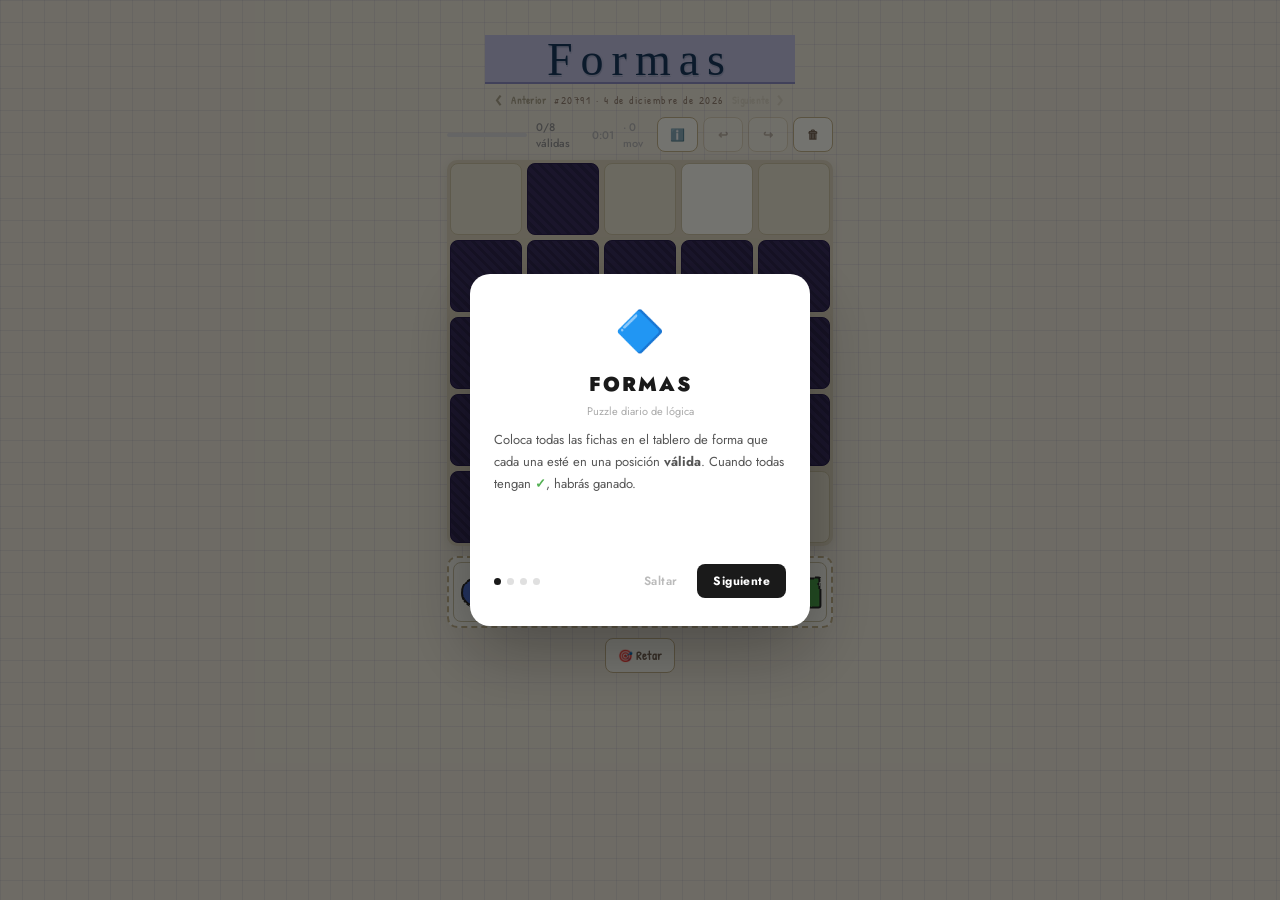
<file: index.html>
<!DOCTYPE html>
<html lang="es">
<head>
<meta charset="UTF-8">
<meta name="viewport" content="width=device-width, initial-scale=1.0, user-scalable=no">
<title>FORMAS — Puzzle diario</title>
<link rel="preconnect" href="https://fonts.googleapis.com">
<link href="https://fonts.googleapis.com/css2?family=Jost:wght@300;400;500;600;700;900&family=Schoolbell&family=Patrick+Hand&display=swap" rel="stylesheet">
<link rel="stylesheet" href="css/style.css">
</head>
<body>

<div id="shell">
  <div id="game">
    <div class="titulo-wrap">
      <div class="pauta-lines"><h1>Formas</h1></div>
      <div class="subtitle-row">
        <button class="btn-nav" id="btn-prev-day" onclick="goDay(-1)">‹ <span class="btn-nav-label">Anterior</span></button>
        <div class="subtitle-center">
          <div class="subtitle" id="subtitle">#… · cargando…</div>
          <span class="mode-badge" id="mode-badge" style="display:none"></span>
        </div>
        <button class="btn-nav" id="btn-next-day" onclick="goDay(1)"><span class="btn-nav-label">Siguiente</span> ›</button>
      </div>
    </div>
    <div class="progress-wrap">
      <div class="progress-bar"><div class="progress-fill" id="progress-fill" style="width:0%"></div></div>
      <div class="progress-label" id="progress-label">0/0 válidas</div>
      <div class="progress-label" id="timer-display" style="margin-left:8px;color:#BBBBBB;">0:00</div>
      <div class="progress-label" id="moves-display" style="color:#BBBBBB;">· 0 mov</div>
      <div style="display:flex;gap:5px;margin-left:auto;">
        <button class="btn-secondary btn-toggle-rules" id="btn-toggle" onclick="toggleRules()" title="Reglas"><span id="toggle-icon">ℹ️</span></button>
        <button class="btn-secondary" id="btn-undo" onclick="undo()" title="Deshacer">↩</button>
        <button class="btn-secondary" id="btn-redo" onclick="redo()" title="Rehacer">↪</button>
        <button class="btn-secondary" onclick="resetGame()" title="Reiniciar">🗑</button>
      </div>
    </div>
    <div id="grid"></div>
    <div class="anden-wrap">
      <div id="anden"></div>
    </div>
    <div class="game-btns">
      <button class="btn-challenge" id="btn-challenge" onclick="startChallenge()">🎯 Retar</button>
      <button class="btn-main hidden" id="btn-share" onclick="share()">📋 Compartir</button>
    </div>
  </div>

  <div id="rules-panel">
    <div class="rules-title">Reglas</div>
    <div class="rules-section">Forma → posición</div>
    <div class="rule-item"><div class="rule-icon-sm" id="ri-circle"></div><div class="rule-text"><div class="rname">Círculo</div><div class="rdesc">Cualquier casilla</div></div></div>
    <div class="rule-item"><div class="rule-icon-sm" id="ri-square"></div><div class="rule-text"><div class="rname">Cuadrado</div><div class="rdesc">Solo esquinas</div></div></div>
    <div class="rule-item"><div class="rule-icon-sm" id="ri-triangle"></div><div class="rule-text"><div class="rname">Triángulo</div><div class="rdesc">Borde, no esquinas</div></div></div>
    <div class="rule-item"><div class="rule-icon-sm" id="ri-x"></div><div class="rule-text"><div class="rname">Cruz</div><div class="rdesc">Interior 3×3</div></div></div>
    <div class="rule-item"><div class="rule-icon-sm" id="ri-diamond"></div><div class="rule-text"><div class="rname">Rombo</div><div class="rdesc">Casillas sombreadas</div></div></div>
    <div class="rules-divider"></div>
    <div class="rules-section">Color → aura</div>
    <div class="rule-item"><div class="color-dot-sm" style="background:#E05252"></div><div class="rule-text"><div class="rname">Rojo</div><div class="rdesc">Sin vecinos</div></div></div>
    <div class="rule-item"><div class="color-dot-sm" style="background:#4D6FD1"></div><div class="rule-text"><div class="rname">Azul</div><div class="rdesc">No Verde en fila</div></div></div>
    <div class="rule-item"><div class="color-dot-sm" style="background:#4EA84E"></div><div class="rule-text"><div class="rname">Verde</div><div class="rdesc">No Azul en columna</div></div></div>
    <div class="rule-item"><div class="color-dot-sm" style="background:#D4AE2C"></div><div class="rule-text"><div class="rname">Amarillo</div><div class="rdesc">Anula auras vecinas</div></div></div>
    <div class="rules-divider"></div>
    <div class="rules-note">■ negro = bloqueado.</div>
  </div>
</div>

<!-- Filtro SVG para efecto lápiz -->
<svg width="0" height="0" style="position:absolute;pointer-events:none">
  <defs>
    <filter id="f-lapiz" x="-10%" y="-10%" width="120%" height="120%">
      <feTurbulence type="turbulence" baseFrequency="0.04 0.06" numOctaves="5" seed="8" result="noise"/>
      <feDisplacementMap in="SourceGraphic" in2="noise" scale="3" xChannelSelector="R" yChannelSelector="G"/>
    </filter>
  </defs>
</svg>

<!-- Ghost para drag & drop -->
<div id="ghost"></div>

<!-- Pantalla de victoria (diseño A) -->
<div class="victory-bg hidden" id="victory">
  <div class="victory-box">
    <!-- Formas flotantes de fondo -->
    <svg class="victory-shapes" viewBox="0 0 310 390" xmlns="http://www.w3.org/2000/svg" preserveAspectRatio="xMidYMid slice">
      <circle cx="-15" cy="55"  r="58" fill="#E05252" opacity=".06"/>
      <circle cx="285" cy="130" r="28" fill="#E05252" opacity=".06"/>
      <polygon points="285,-10 340,75 230,75" fill="#D4AE2C" opacity=".08"/>
      <rect x="18" y="315" width="58" height="58" rx="7" fill="#4EA84E" opacity=".07"/>
      <polygon points="280,310 320,370 280,430 240,370" fill="#4D6FD1" opacity=".08"/>
      <polygon points="42,155 66,192 42,229 18,192" fill="#4D6FD1" opacity=".07"/>
      <line x1="228" y1="275" x2="272" y2="319" stroke="#D4AE2C" stroke-width="13" stroke-linecap="round" opacity=".08"/>
      <line x1="272" y1="275" x2="228" y2="319" stroke="#D4AE2C" stroke-width="13" stroke-linecap="round" opacity=".08"/>
    </svg>
    <!-- Contenido -->
    <div class="victory-content">
      <div class="victory-star">✨</div>
      <div class="victory-title">Formas</div>
      <div class="victory-num" id="v-num">FORMAS #…</div>
      <div class="victory-date" id="v-date">…</div>
      <div class="victory-stats">
        <div><div class="victory-stat-val" id="v-time">0:00</div><div class="victory-stat-lbl">TIEMPO</div></div>
        <div class="victory-divv"></div>
        <div><div class="victory-stat-val" id="v-moves">0</div><div class="victory-stat-lbl">MOVIMIENTOS</div></div>
      </div>
      <div class="victory-divh"></div>
      <div id="v-countdown-wrap" class="victory-countdown-wrap">
        <div class="victory-countdown-lbl">PRÓXIMO PUZZLE EN</div>
        <div class="victory-countdown" id="v-countdown">…</div>
        <div class="victory-divh" style="margin-top:14px"></div>
      </div>
      <div class="victory-link">◆ is.gd/Shapes</div>
      <button class="btn-copy" id="btn-copy" onclick="share()">📋 Copiar resultado</button>
      <button class="btn-back" onclick="hideVictory()">Ver cuadrícula</button>
    </div>
  </div>
</div>

<!-- Modo Dios -->
<div id="god-panel">
  <div id="god-header">
    <span>⚡ MODO DIOS</span>
    <button onclick="document.getElementById('god-panel').classList.remove('god-visible')" style="background:none;border:none;color:#fff;font-size:16px;cursor:pointer;padding:0 4px">✕</button>
  </div>
  <div class="god-section">
    <div class="god-label">SEED DEL PUZZLE</div>
    <div style="display:flex;gap:6px;margin-top:5px">
      <input id="god-seed" type="number" placeholder="ej. 20250317" style="flex:1;padding:5px 8px;border-radius:6px;border:1px solid #444;background:#1a1a1a;color:#fff;font-size:12px;font-family:monospace">
      <button class="god-btn" onclick="godRegenerate()">▶</button>
    </div>
    <button class="god-btn god-btn-full" style="margin-top:6px" onclick="godRandomSeed()">🎲 Seed aleatoria</button>
  </div>
  <div class="god-section">
    <div class="god-label">SOLUCIÓN</div>
    <button class="god-btn god-btn-full" onclick="godShowSolution()">👁 Ver solución (3s)</button>
    <button class="god-btn god-btn-full" onclick="godPlaceSolution()">✅ Colocar solución</button>
  </div>
  <div class="god-section">
    <div class="god-label">TABLERO</div>
    <button class="god-btn god-btn-full" onclick="godToggleBlockEdit()">🔲 <span id="god-block-label">Editar bloqueos ON</span></button>
    <button class="god-btn god-btn-full" onclick="godClearBoard()">🗑 Vaciar tablero</button>
  </div>
</div>

<!-- Tutorial -->
<div id="tutorial-bg" class="hidden">
  <div id="tutorial-box">
    <div class="t-slide" id="t-slide-0">
      <div class="t-icon">🔷</div>
      <div class="t-title">FORMAS</div>
      <div class="t-sub">Puzzle diario de lógica</div>
      <div class="t-body">Coloca todas las fichas en el tablero de forma que cada una esté en una posición <strong>válida</strong>. Cuando todas tengan <strong style="color:#52B052">✓</strong>, habrás ganado.</div>
    </div>
    <div class="t-slide hidden" id="t-slide-1">
      <div class="t-title">Reglas de forma</div>
      <div class="t-sub">Cada forma tiene su lugar</div>
      <div class="t-rules">
        <div class="t-rule"><div class="t-shape-icon" id="ti-circle"></div><div><b>Círculo</b> — libre</div></div>
        <div class="t-rule"><div class="t-shape-icon" id="ti-square"></div><div><b>Cuadrado</b> — esquinas</div></div>
        <div class="t-rule"><div class="t-shape-icon" id="ti-triangle"></div><div><b>Triángulo</b> — bordes</div></div>
        <div class="t-rule"><div class="t-shape-icon" id="ti-x"></div><div><b>Cruz</b> — centro</div></div>
        <div class="t-rule"><div class="t-shape-icon" id="ti-diamond"></div><div><b>Rombo</b> — casillas sombreadas</div></div>
      </div>
    </div>
    <div class="t-slide hidden" id="t-slide-2">
      <div class="t-title">Reglas de color</div>
      <div class="t-sub">Relaciones entre fichas</div>
      <div class="t-rules">
        <div class="t-rule"><div class="t-dot" style="background:#E05252"></div><div><b>Rojo</b> — sin vecinos</div></div>
        <div class="t-rule"><div class="t-dot" style="background:#4D6FD1"></div><div><b>Azul</b> — no verde en fila</div></div>
        <div class="t-rule"><div class="t-dot" style="background:#4EA84E"></div><div><b>Verde</b> — no azul en col</div></div>
        <div class="t-rule"><div class="t-dot" style="background:#D4AE2C"></div><div><b>Amarillo</b> — anula vecinos</div></div>
      </div>
    </div>
    <div class="t-slide hidden" id="t-slide-3">
      <div class="t-icon">🏆</div>
      <div class="t-title">Cómo ganar</div>
      <div class="t-body">Arrastra las fichas al tablero. El borde <span style="color:#4D6FD1;font-weight:700">azul punteado</span> te indica dónde es válida la forma. ¡Suerte!</div>
    </div>
    <div id="t-nav">
      <div id="t-dots">
        <span class="t-dot-nav active" onclick="goSlide(0)"></span>
        <span class="t-dot-nav" onclick="goSlide(1)"></span>
        <span class="t-dot-nav" onclick="goSlide(2)"></span>
        <span class="t-dot-nav" onclick="goSlide(3)"></span>
      </div>
      <div style="display:flex;gap:8px">
        <button class="t-btn-skip" onclick="closeTutorial()">Saltar</button>
        <button class="t-btn-next" id="t-btn-next" onclick="nextSlide()">Siguiente</button>
      </div>
    </div>
  </div>
</div>

<!-- Toast de reto -->
<div id="challenge-toast" class="challenge-toast hidden">
  🎯 ¡Link copiado! Ya puedes compartirlo
</div>

<!-- ── Scripts (orden de carga importa) ── -->
<script src="js/config.js"></script>
<script src="js/logic.js"></script>
<script src="js/state.js"></script>
<script src="js/render.js"></script>
<script src="js/drag.js"></script>
<script src="js/ui.js"></script>
<script src="js/god.js"></script>
<script src="js/tutorial.js"></script>
<script src="js/main.js"></script>

</body>
</html>
</file>
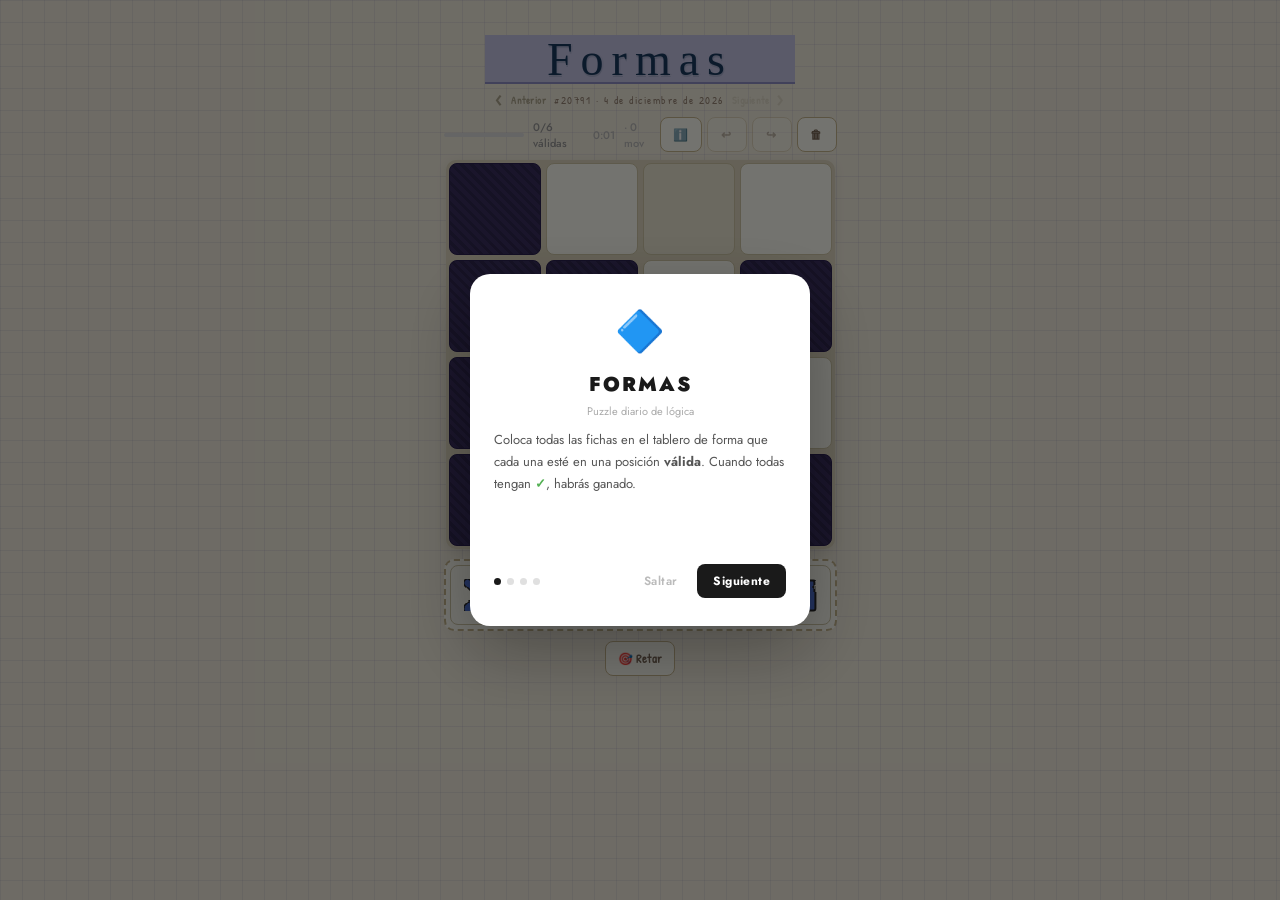
<file: 4x4/index.html>
<!DOCTYPE html>
<html lang="es">
<head>
<meta charset="UTF-8">
<meta name="viewport" content="width=device-width, initial-scale=1.0, user-scalable=no">
<title>FORMAS — Puzzle diario</title>
<link rel="preconnect" href="https://fonts.googleapis.com">
<link href="https://fonts.googleapis.com/css2?family=Jost:wght@300;400;500;600;700;900&family=Schoolbell&family=Patrick+Hand&display=swap" rel="stylesheet">
<link rel="stylesheet" href="css/style.css">
</head>
<body>

<div id="shell">
  <div id="game">
    <div class="titulo-wrap">
      <div class="pauta-lines"><h1>Formas</h1></div>
      <div class="subtitle-row">
        <button class="btn-nav" id="btn-prev-day" onclick="goDay(-1)">‹ <span class="btn-nav-label">Anterior</span></button>
        <div class="subtitle-center">
          <div class="subtitle" id="subtitle">#… · cargando…</div>
          <span class="mode-badge" id="mode-badge" style="display:none"></span>
        </div>
        <button class="btn-nav" id="btn-next-day" onclick="goDay(1)"><span class="btn-nav-label">Siguiente</span> ›</button>
      </div>
    </div>
    <div class="progress-wrap">
      <div class="progress-bar"><div class="progress-fill" id="progress-fill" style="width:0%"></div></div>
      <div class="progress-label" id="progress-label">0/0 válidas</div>
      <div class="progress-label" id="timer-display" style="margin-left:8px;color:#BBBBBB;">0:00</div>
      <div class="progress-label" id="moves-display" style="color:#BBBBBB;">· 0 mov</div>
      <div style="display:flex;gap:5px;margin-left:auto;">
        <button class="btn-secondary btn-toggle-rules" id="btn-toggle" onclick="toggleRules()" title="Reglas"><span id="toggle-icon">ℹ️</span></button>
        <button class="btn-secondary" id="btn-undo" onclick="undo()" title="Deshacer">↩</button>
        <button class="btn-secondary" id="btn-redo" onclick="redo()" title="Rehacer">↪</button>
        <button class="btn-secondary" onclick="resetGame()" title="Reiniciar">🗑</button>
      </div>
    </div>
    <div id="grid"></div>
    <div class="anden-wrap">
      <div id="anden"></div>
    </div>
    <div class="game-btns">
      <button class="btn-challenge" id="btn-challenge" onclick="startChallenge()">🎯 Retar</button>
      <button class="btn-main hidden" id="btn-share" onclick="share()">📋 Compartir</button>
    </div>
  </div>

  <div id="rules-panel">
    <div class="rules-title">Reglas</div>
    <div class="rules-section">Forma → posición</div>
    <div class="rule-item"><div class="rule-icon-sm" id="ri-circle"></div><div class="rule-text"><div class="rname">Círculo</div><div class="rdesc">Cualquier casilla</div></div></div>
    <div class="rule-item"><div class="rule-icon-sm" id="ri-square"></div><div class="rule-text"><div class="rname">Cuadrado</div><div class="rdesc">Solo esquinas</div></div></div>
    <div class="rule-item"><div class="rule-icon-sm" id="ri-triangle"></div><div class="rule-text"><div class="rname">Triángulo</div><div class="rdesc">Borde, no esquinas</div></div></div>
    <div class="rule-item"><div class="rule-icon-sm" id="ri-x"></div><div class="rule-text"><div class="rname">Cruz</div><div class="rdesc">Interior 2×2</div></div></div>
    <div class="rule-item"><div class="rule-icon-sm" id="ri-diamond"></div><div class="rule-text"><div class="rname">Rombo</div><div class="rdesc">Casillas sombreadas</div></div></div>
    <div class="rules-divider"></div>
    <div class="rules-section">Color → aura</div>
    <div class="rule-item"><div class="color-dot-sm" style="background:#E05252"></div><div class="rule-text"><div class="rname">Rojo</div><div class="rdesc">Sin vecinos</div></div></div>
    <div class="rule-item"><div class="color-dot-sm" style="background:#4D6FD1"></div><div class="rule-text"><div class="rname">Azul</div><div class="rdesc">No Verde en fila</div></div></div>
    <div class="rule-item"><div class="color-dot-sm" style="background:#4EA84E"></div><div class="rule-text"><div class="rname">Verde</div><div class="rdesc">No Azul en columna</div></div></div>
    <div class="rule-item"><div class="color-dot-sm" style="background:#D4AE2C"></div><div class="rule-text"><div class="rname">Amarillo</div><div class="rdesc">Anula auras vecinas</div></div></div>
    <div class="rules-divider"></div>
    <div class="rules-note">■ negro = bloqueado.</div>
  </div>
</div>

<!-- Filtro SVG para efecto lápiz -->
<svg width="0" height="0" style="position:absolute;pointer-events:none">
  <defs>
    <filter id="f-lapiz" x="-10%" y="-10%" width="120%" height="120%">
      <feTurbulence type="turbulence" baseFrequency="0.04 0.06" numOctaves="5" seed="8" result="noise"/>
      <feDisplacementMap in="SourceGraphic" in2="noise" scale="3" xChannelSelector="R" yChannelSelector="G"/>
    </filter>
  </defs>
</svg>

<!-- Ghost para drag & drop -->
<div id="ghost"></div>

<!-- Pantalla de victoria (diseño A) -->
<div class="victory-bg hidden" id="victory">
  <div class="victory-box">
    <!-- Formas flotantes de fondo -->
    <svg class="victory-shapes" viewBox="0 0 310 390" xmlns="http://www.w3.org/2000/svg" preserveAspectRatio="xMidYMid slice">
      <circle cx="-15" cy="55"  r="58" fill="#E05252" opacity=".06"/>
      <circle cx="285" cy="130" r="28" fill="#E05252" opacity=".06"/>
      <polygon points="285,-10 340,75 230,75" fill="#D4AE2C" opacity=".08"/>
      <rect x="18" y="315" width="58" height="58" rx="7" fill="#4EA84E" opacity=".07"/>
      <polygon points="280,310 320,370 280,430 240,370" fill="#4D6FD1" opacity=".08"/>
      <polygon points="42,155 66,192 42,229 18,192" fill="#4D6FD1" opacity=".07"/>
      <line x1="228" y1="275" x2="272" y2="319" stroke="#D4AE2C" stroke-width="13" stroke-linecap="round" opacity=".08"/>
      <line x1="272" y1="275" x2="228" y2="319" stroke="#D4AE2C" stroke-width="13" stroke-linecap="round" opacity=".08"/>
    </svg>
    <!-- Contenido -->
    <div class="victory-content">
      <div class="victory-star">✨</div>
      <div class="victory-title">Formas</div>
      <div class="victory-num" id="v-num">FORMAS #…</div>
      <div class="victory-date" id="v-date">…</div>
      <div class="victory-stats">
        <div><div class="victory-stat-val" id="v-time">0:00</div><div class="victory-stat-lbl">TIEMPO</div></div>
        <div class="victory-divv"></div>
        <div><div class="victory-stat-val" id="v-moves">0</div><div class="victory-stat-lbl">MOVIMIENTOS</div></div>
      </div>
      <div class="victory-divh"></div>
      <div id="v-countdown-wrap" class="victory-countdown-wrap">
        <div class="victory-countdown-lbl">PRÓXIMO PUZZLE EN</div>
        <div class="victory-countdown" id="v-countdown">…</div>
        <div class="victory-divh" style="margin-top:14px"></div>
      </div>
      <div class="victory-link">◆ is.gd/Shapes</div>
      <button class="btn-copy" id="btn-copy" onclick="share()">📋 Copiar resultado</button>
      <button class="btn-back" onclick="hideVictory()">Ver cuadrícula</button>
    </div>
  </div>
</div>

<!-- Modo Dios -->
<div id="god-panel">
  <div id="god-header">
    <span>⚡ MODO DIOS</span>
    <button onclick="document.getElementById('god-panel').classList.remove('god-visible')" style="background:none;border:none;color:#fff;font-size:16px;cursor:pointer;padding:0 4px">✕</button>
  </div>
  <div class="god-section">
    <div class="god-label">SEED DEL PUZZLE</div>
    <div style="display:flex;gap:6px;margin-top:5px">
      <input id="god-seed" type="number" placeholder="ej. 20250317" style="flex:1;padding:5px 8px;border-radius:6px;border:1px solid #444;background:#1a1a1a;color:#fff;font-size:12px;font-family:monospace">
      <button class="god-btn" onclick="godRegenerate()">▶</button>
    </div>
    <button class="god-btn god-btn-full" style="margin-top:6px" onclick="godRandomSeed()">🎲 Seed aleatoria</button>
  </div>
  <div class="god-section">
    <div class="god-label">SOLUCIÓN</div>
    <button class="god-btn god-btn-full" onclick="godShowSolution()">👁 Ver solución (3s)</button>
    <button class="god-btn god-btn-full" onclick="godPlaceSolution()">✅ Colocar solución</button>
  </div>
  <div class="god-section">
    <div class="god-label">TABLERO</div>
    <button class="god-btn god-btn-full" onclick="godToggleBlockEdit()">🔲 <span id="god-block-label">Editar bloqueos ON</span></button>
    <button class="god-btn god-btn-full" onclick="godClearBoard()">🗑 Vaciar tablero</button>
  </div>
</div>

<!-- Tutorial -->
<div id="tutorial-bg" class="hidden">
  <div id="tutorial-box">
    <div class="t-slide" id="t-slide-0">
      <div class="t-icon">🔷</div>
      <div class="t-title">FORMAS</div>
      <div class="t-sub">Puzzle diario de lógica</div>
      <div class="t-body">Coloca todas las fichas en el tablero de forma que cada una esté en una posición <strong>válida</strong>. Cuando todas tengan <strong style="color:#52B052">✓</strong>, habrás ganado.</div>
    </div>
    <div class="t-slide hidden" id="t-slide-1">
      <div class="t-title">Reglas de forma</div>
      <div class="t-sub">Cada forma tiene su lugar</div>
      <div class="t-rules">
        <div class="t-rule"><div class="t-shape-icon" id="ti-circle"></div><div><b>Círculo</b> — libre</div></div>
        <div class="t-rule"><div class="t-shape-icon" id="ti-square"></div><div><b>Cuadrado</b> — esquinas</div></div>
        <div class="t-rule"><div class="t-shape-icon" id="ti-triangle"></div><div><b>Triángulo</b> — bordes</div></div>
        <div class="t-rule"><div class="t-shape-icon" id="ti-x"></div><div><b>Cruz</b> — centro</div></div>
        <div class="t-rule"><div class="t-shape-icon" id="ti-diamond"></div><div><b>Rombo</b> — casillas sombreadas</div></div>
      </div>
    </div>
    <div class="t-slide hidden" id="t-slide-2">
      <div class="t-title">Reglas de color</div>
      <div class="t-sub">Relaciones entre fichas</div>
      <div class="t-rules">
        <div class="t-rule"><div class="t-dot" style="background:#E05252"></div><div><b>Rojo</b> — sin vecinos</div></div>
        <div class="t-rule"><div class="t-dot" style="background:#4D6FD1"></div><div><b>Azul</b> — no verde en fila</div></div>
        <div class="t-rule"><div class="t-dot" style="background:#4EA84E"></div><div><b>Verde</b> — no azul en col</div></div>
        <div class="t-rule"><div class="t-dot" style="background:#D4AE2C"></div><div><b>Amarillo</b> — anula vecinos</div></div>
      </div>
    </div>
    <div class="t-slide hidden" id="t-slide-3">
      <div class="t-icon">🏆</div>
      <div class="t-title">Cómo ganar</div>
      <div class="t-body">Arrastra las fichas al tablero. El borde <span style="color:#4D6FD1;font-weight:700">azul punteado</span> te indica dónde es válida la forma. ¡Suerte!</div>
    </div>
    <div id="t-nav">
      <div id="t-dots">
        <span class="t-dot-nav active" onclick="goSlide(0)"></span>
        <span class="t-dot-nav" onclick="goSlide(1)"></span>
        <span class="t-dot-nav" onclick="goSlide(2)"></span>
        <span class="t-dot-nav" onclick="goSlide(3)"></span>
      </div>
      <div style="display:flex;gap:8px">
        <button class="t-btn-skip" onclick="closeTutorial()">Saltar</button>
        <button class="t-btn-next" id="t-btn-next" onclick="nextSlide()">Siguiente</button>
      </div>
    </div>
  </div>
</div>

<!-- Toast de reto -->
<div id="challenge-toast" class="challenge-toast hidden">
  🎯 ¡Link copiado! Ya puedes compartirlo
</div>

<!-- ── Scripts (orden de carga importa) ── -->
<script src="js/config.js"></script>
<script src="js/logic.js"></script>
<script src="js/state.js"></script>
<script src="js/render.js"></script>
<script src="js/drag.js"></script>
<script src="js/ui.js"></script>
<script src="js/god.js"></script>
<script src="js/tutorial.js"></script>
<script src="js/main.js"></script>

</body>
</html>
</file>
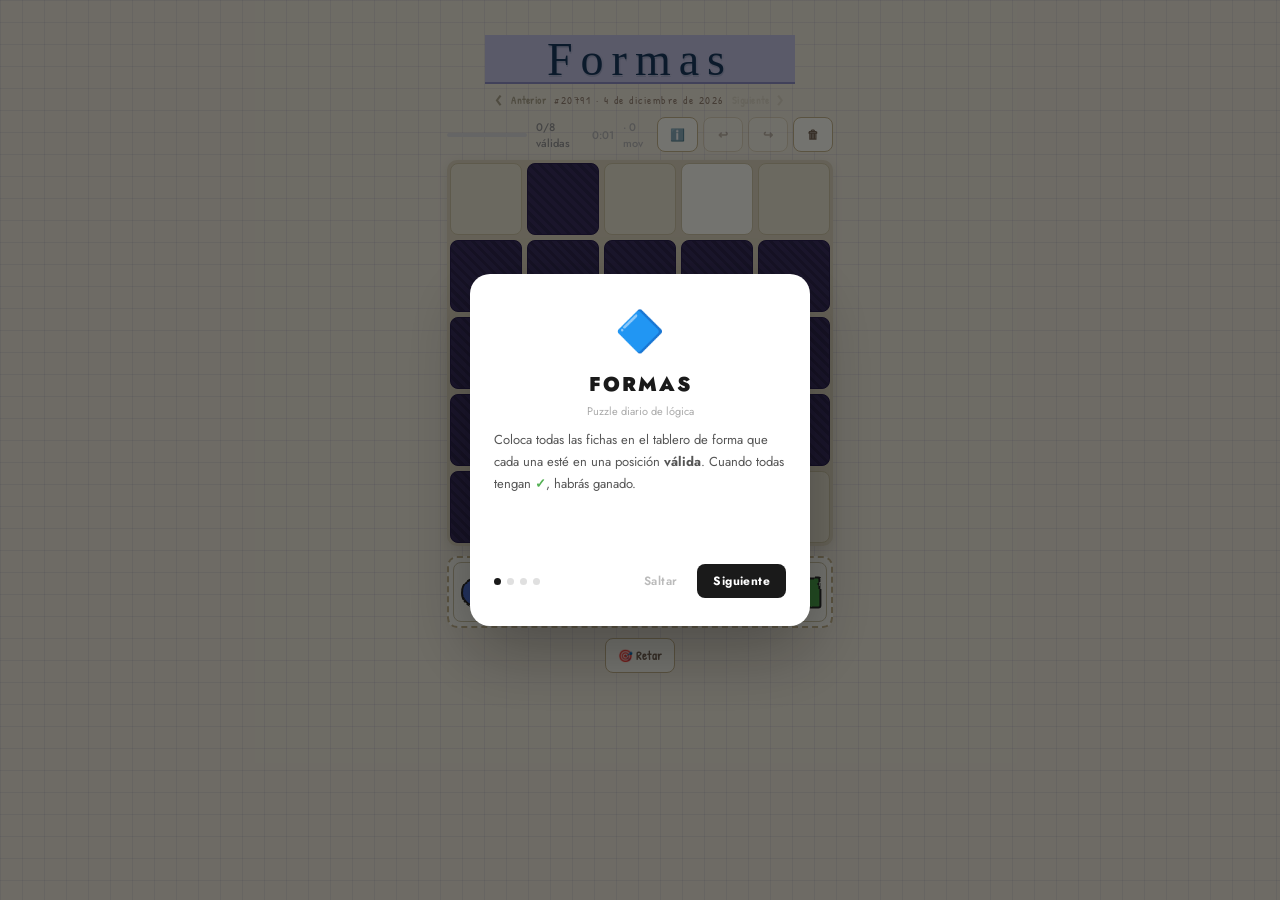
<file: index_bueno.html>
<!DOCTYPE html>
<html lang="es">
<head>
<meta charset="UTF-8">
<meta name="viewport" content="width=device-width, initial-scale=1.0, user-scalable=no">
<title>FORMAS — Puzzle diario</title>
<link rel="preconnect" href="https://fonts.googleapis.com">
<link href="https://fonts.googleapis.com/css2?family=Jost:wght@300;400;500;600;700;900&family=Schoolbell&family=Patrick+Hand&display=swap" rel="stylesheet">
<link rel="stylesheet" href="css/style.css">
</head>
<body>

<div id="shell">
  <div id="game">
    <div class="titulo-wrap">
      <div class="pauta-lines"><h1>Formas</h1></div>
      <div class="subtitle-row">
        <button class="btn-nav" id="btn-prev-day" onclick="goDay(-1)">‹ <span class="btn-nav-label">Anterior</span></button>
        <div class="subtitle-center">
          <div class="subtitle" id="subtitle">#… · cargando…</div>
          <span class="mode-badge" id="mode-badge" style="display:none"></span>
        </div>
        <button class="btn-nav" id="btn-next-day" onclick="goDay(1)"><span class="btn-nav-label">Siguiente</span> ›</button>
      </div>
    </div>
    <div class="progress-wrap">
      <div class="progress-bar"><div class="progress-fill" id="progress-fill" style="width:0%"></div></div>
      <div class="progress-label" id="progress-label">0/0 válidas</div>
      <div class="progress-label" id="timer-display" style="margin-left:8px;color:#BBBBBB;">0:00</div>
      <div class="progress-label" id="moves-display" style="color:#BBBBBB;">· 0 mov</div>
      <div style="display:flex;gap:5px;margin-left:auto;">
        <button class="btn-secondary btn-toggle-rules" id="btn-toggle" onclick="toggleRules()" title="Reglas"><span id="toggle-icon">ℹ️</span></button>
        <button class="btn-secondary" id="btn-undo" onclick="undo()" title="Deshacer">↩</button>
        <button class="btn-secondary" id="btn-redo" onclick="redo()" title="Rehacer">↪</button>
        <button class="btn-secondary" onclick="resetGame()" title="Reiniciar">🗑</button>
      </div>
    </div>
    <div id="grid"></div>
    <div class="anden-wrap">
      <div id="anden"></div>
    </div>
    <div class="game-btns">
      <button class="btn-challenge" id="btn-challenge" onclick="startChallenge()">🎯 Retar</button>
      <button class="btn-main hidden" id="btn-share" onclick="share()">📋 Compartir</button>
    </div>
  </div>

  <div id="rules-panel">
    <div class="rules-title">Reglas</div>
    <div class="rules-section">Forma → posición</div>
    <div class="rule-item"><div class="rule-icon-sm" id="ri-circle"></div><div class="rule-text"><div class="rname">Círculo</div><div class="rdesc">Cualquier casilla</div></div></div>
    <div class="rule-item"><div class="rule-icon-sm" id="ri-square"></div><div class="rule-text"><div class="rname">Cuadrado</div><div class="rdesc">Solo esquinas</div></div></div>
    <div class="rule-item"><div class="rule-icon-sm" id="ri-triangle"></div><div class="rule-text"><div class="rname">Triángulo</div><div class="rdesc">Borde, no esquinas</div></div></div>
    <div class="rule-item"><div class="rule-icon-sm" id="ri-x"></div><div class="rule-text"><div class="rname">Cruz</div><div class="rdesc">Interior 2×2</div></div></div>
    <div class="rule-item"><div class="rule-icon-sm" id="ri-diamond"></div><div class="rule-text"><div class="rname">Rombo</div><div class="rdesc">Fila + col par</div></div></div>
    <div class="rules-divider"></div>
    <div class="rules-section">Color → aura</div>
    <div class="rule-item"><div class="color-dot-sm" style="background:#E05252"></div><div class="rule-text"><div class="rname">Rojo</div><div class="rdesc">Sin vecinos</div></div></div>
    <div class="rule-item"><div class="color-dot-sm" style="background:#4D6FD1"></div><div class="rule-text"><div class="rname">Azul</div><div class="rdesc">No Verde en fila</div></div></div>
    <div class="rule-item"><div class="color-dot-sm" style="background:#4EA84E"></div><div class="rule-text"><div class="rname">Verde</div><div class="rdesc">No Azul en columna</div></div></div>
    <div class="rule-item"><div class="color-dot-sm" style="background:#D4AE2C"></div><div class="rule-text"><div class="rname">Amarillo</div><div class="rdesc">Anula auras vecinas</div></div></div>
    <div class="rules-divider"></div>
    <div class="rules-note">■ negro = bloqueado.</div>
  </div>
</div>

<!-- Filtro SVG para efecto lápiz -->
<svg width="0" height="0" style="position:absolute;pointer-events:none">
  <defs>
    <filter id="f-lapiz" x="-10%" y="-10%" width="120%" height="120%">
      <feTurbulence type="turbulence" baseFrequency="0.04 0.06" numOctaves="5" seed="8" result="noise"/>
      <feDisplacementMap in="SourceGraphic" in2="noise" scale="3" xChannelSelector="R" yChannelSelector="G"/>
    </filter>
  </defs>
</svg>

<!-- Ghost para drag & drop -->
<div id="ghost"></div>

<!-- Pantalla de victoria (diseño A) -->
<div class="victory-bg hidden" id="victory">
  <div class="victory-box">
    <!-- Formas flotantes de fondo -->
    <svg class="victory-shapes" viewBox="0 0 310 390" xmlns="http://www.w3.org/2000/svg" preserveAspectRatio="xMidYMid slice">
      <circle cx="-15" cy="55"  r="58" fill="#E05252" opacity=".06"/>
      <circle cx="285" cy="130" r="28" fill="#E05252" opacity=".06"/>
      <polygon points="285,-10 340,75 230,75" fill="#D4AE2C" opacity=".08"/>
      <rect x="18" y="315" width="58" height="58" rx="7" fill="#4EA84E" opacity=".07"/>
      <polygon points="280,310 320,370 280,430 240,370" fill="#4D6FD1" opacity=".08"/>
      <polygon points="42,155 66,192 42,229 18,192" fill="#4D6FD1" opacity=".07"/>
      <line x1="228" y1="275" x2="272" y2="319" stroke="#D4AE2C" stroke-width="13" stroke-linecap="round" opacity=".08"/>
      <line x1="272" y1="275" x2="228" y2="319" stroke="#D4AE2C" stroke-width="13" stroke-linecap="round" opacity=".08"/>
    </svg>
    <!-- Contenido -->
    <div class="victory-content">
      <div class="victory-star">✨</div>
      <div class="victory-title">Formas</div>
      <div class="victory-num" id="v-num">FORMAS #…</div>
      <div class="victory-date" id="v-date">…</div>
      <div class="victory-stats">
        <div><div class="victory-stat-val" id="v-time">0:00</div><div class="victory-stat-lbl">TIEMPO</div></div>
        <div class="victory-divv"></div>
        <div><div class="victory-stat-val" id="v-moves">0</div><div class="victory-stat-lbl">MOVIMIENTOS</div></div>
      </div>
      <div class="victory-divh"></div>
      <div id="v-countdown-wrap" class="victory-countdown-wrap">
        <div class="victory-countdown-lbl">PRÓXIMO PUZZLE EN</div>
        <div class="victory-countdown" id="v-countdown">…</div>
        <div class="victory-divh" style="margin-top:14px"></div>
      </div>
      <div class="victory-link">◆ is.gd/Shapes</div>
      <button class="btn-copy" id="btn-copy" onclick="share()">📋 Copiar resultado</button>
      <button class="btn-back" onclick="hideVictory()">Ver cuadrícula</button>
    </div>
  </div>
</div>

<!-- Modo Dios -->
<div id="god-panel">
  <div id="god-header">
    <span>⚡ MODO DIOS</span>
    <button onclick="document.getElementById('god-panel').classList.remove('god-visible')" style="background:none;border:none;color:#fff;font-size:16px;cursor:pointer;padding:0 4px">✕</button>
  </div>
  <div class="god-section">
    <div class="god-label">SEED DEL PUZZLE</div>
    <div style="display:flex;gap:6px;margin-top:5px">
      <input id="god-seed" type="number" placeholder="ej. 20250317" style="flex:1;padding:5px 8px;border-radius:6px;border:1px solid #444;background:#1a1a1a;color:#fff;font-size:12px;font-family:monospace">
      <button class="god-btn" onclick="godRegenerate()">▶</button>
    </div>
    <button class="god-btn god-btn-full" style="margin-top:6px" onclick="godRandomSeed()">🎲 Seed aleatoria</button>
  </div>
  <div class="god-section">
    <div class="god-label">SOLUCIÓN</div>
    <button class="god-btn god-btn-full" onclick="godShowSolution()">👁 Ver solución (3s)</button>
    <button class="god-btn god-btn-full" onclick="godPlaceSolution()">✅ Colocar solución</button>
  </div>
  <div class="god-section">
    <div class="god-label">TABLERO</div>
    <button class="god-btn god-btn-full" onclick="godToggleBlockEdit()">🔲 <span id="god-block-label">Editar bloqueos ON</span></button>
    <button class="god-btn god-btn-full" onclick="godClearBoard()">🗑 Vaciar tablero</button>
  </div>
</div>

<!-- Tutorial -->
<div id="tutorial-bg" class="hidden">
  <div id="tutorial-box">
    <div class="t-slide" id="t-slide-0">
      <div class="t-icon">🔷</div>
      <div class="t-title">FORMAS</div>
      <div class="t-sub">Puzzle diario de lógica</div>
      <div class="t-body">Coloca todas las fichas en el tablero de forma que cada una esté en una posición <strong>válida</strong>. Cuando todas tengan <strong style="color:#52B052">✓</strong>, habrás ganado.</div>
    </div>
    <div class="t-slide hidden" id="t-slide-1">
      <div class="t-title">Reglas de forma</div>
      <div class="t-sub">Cada forma tiene su lugar</div>
      <div class="t-rules">
        <div class="t-rule"><div class="t-shape-icon" id="ti-circle"></div><div><b>Círculo</b> — libre</div></div>
        <div class="t-rule"><div class="t-shape-icon" id="ti-square"></div><div><b>Cuadrado</b> — esquinas</div></div>
        <div class="t-rule"><div class="t-shape-icon" id="ti-triangle"></div><div><b>Triángulo</b> — bordes</div></div>
        <div class="t-rule"><div class="t-shape-icon" id="ti-x"></div><div><b>Cruz</b> — centro</div></div>
        <div class="t-rule"><div class="t-shape-icon" id="ti-diamond"></div><div><b>Rombo</b> — par</div></div>
      </div>
    </div>
    <div class="t-slide hidden" id="t-slide-2">
      <div class="t-title">Reglas de color</div>
      <div class="t-sub">Relaciones entre fichas</div>
      <div class="t-rules">
        <div class="t-rule"><div class="t-dot" style="background:#E05252"></div><div><b>Rojo</b> — sin vecinos</div></div>
        <div class="t-rule"><div class="t-dot" style="background:#4D6FD1"></div><div><b>Azul</b> — no verde en fila</div></div>
        <div class="t-rule"><div class="t-dot" style="background:#4EA84E"></div><div><b>Verde</b> — no azul en col</div></div>
        <div class="t-rule"><div class="t-dot" style="background:#D4AE2C"></div><div><b>Amarillo</b> — anula vecinos</div></div>
      </div>
    </div>
    <div class="t-slide hidden" id="t-slide-3">
      <div class="t-icon">🏆</div>
      <div class="t-title">Cómo ganar</div>
      <div class="t-body">Arrastra las fichas al tablero. El borde <span style="color:#4D6FD1;font-weight:700">azul punteado</span> te indica dónde es válida la forma. ¡Suerte!</div>
    </div>
    <div id="t-nav">
      <div id="t-dots">
        <span class="t-dot-nav active" onclick="goSlide(0)"></span>
        <span class="t-dot-nav" onclick="goSlide(1)"></span>
        <span class="t-dot-nav" onclick="goSlide(2)"></span>
        <span class="t-dot-nav" onclick="goSlide(3)"></span>
      </div>
      <div style="display:flex;gap:8px">
        <button class="t-btn-skip" onclick="closeTutorial()">Saltar</button>
        <button class="t-btn-next" id="t-btn-next" onclick="nextSlide()">Siguiente</button>
      </div>
    </div>
  </div>
</div>

<!-- Toast de reto -->
<div id="challenge-toast" class="challenge-toast hidden">
  🎯 ¡Link copiado! Ya puedes compartirlo
</div>

<!-- ── Scripts (orden de carga importa) ── -->
<script src="js/config.js"></script>
<script src="js/logic.js"></script>
<script src="js/state.js"></script>
<script src="js/render.js"></script>
<script src="js/drag.js"></script>
<script src="js/ui.js"></script>
<script src="js/god.js"></script>
<script src="js/tutorial.js"></script>
<script src="js/main.js"></script>

</body>
</html>
</file>
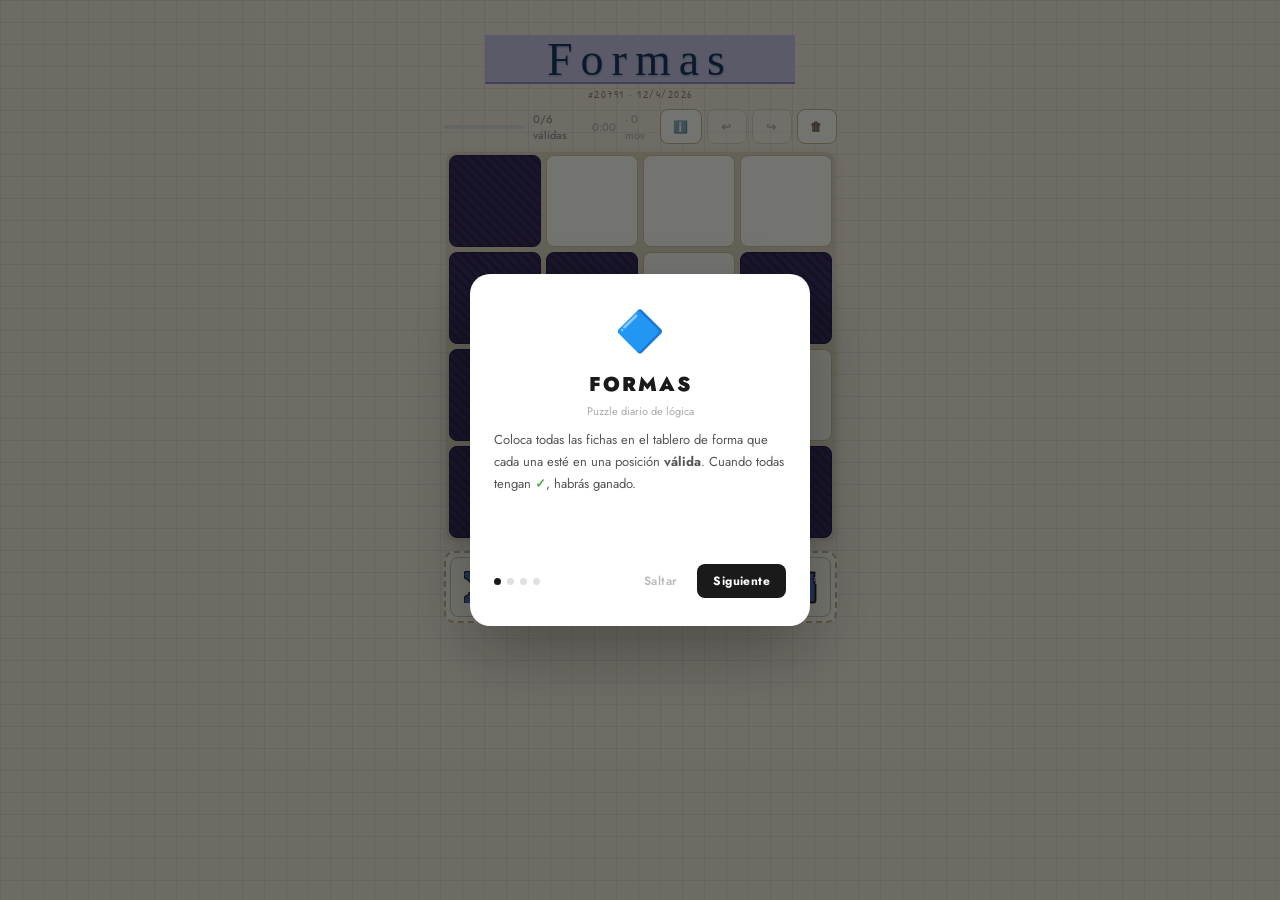
<file: 4x4/index todo en uno.html>
<!DOCTYPE html>
<html lang="es">
<head>
<meta charset="UTF-8">
<meta name="viewport" content="width=device-width, initial-scale=1.0, user-scalable=no">
<title>FORMAS — Puzzle diario</title>
<link rel="preconnect" href="https://fonts.googleapis.com">
<link href="https://fonts.googleapis.com/css2?family=Jost:wght@300;400;500;600;700;900&family=Schoolbell&family=Patrick+Hand&display=swap" rel="stylesheet">
<style>
*{box-sizing:border-box;margin:0;padding:0;}
body{
  font-family:'Jost',sans-serif;
  background:#F4EFE0;
  background-image:
    linear-gradient(rgba(80,80,160,.09) 1px, transparent 1px),
    linear-gradient(90deg, rgba(80,80,160,.09) 1px, transparent 1px);
  background-size:22px 22px;
  min-height:100vh;
  display:flex;align-items:flex-start;justify-content:center;
  padding:16px 12px 24px;
  user-select:none;-webkit-user-select:none;
  overflow-x:hidden;
}
#shell{
  display:flex;flex-direction:row;align-items:flex-start;justify-content:center;
  gap:0;width:100%;max-width:700px;position:relative;
}
#game{
  display:flex;flex-direction:column;align-items:center;
  flex:0 0 auto;width:310px;position:relative;z-index:2;
  transition: transform 0.3s ease;
}

/* --- ANIMACIONES DE VICTORIA Y ERROR --- */
@keyframes shake {
  0%, 100% { transform: translateX(0); }
  25% { transform: translateX(-2px); }
  75% { transform: translateX(2px); }
}
.invalid-state { animation: shake 0.3s ease-in-out; }

/* Efecto de Victoria Mejorado */
.victory-sweep { 
  animation: victory-bounce 0.8s ease-in-out; 
}

/* Usamos un contenedor absoluto para el destello para no cortar los bordes del tablero */
.victory-sweep::before {
  content: "";
  position: absolute;
  top: 0; left: -40px; right: -40px; bottom: 0;
  background: linear-gradient(
    to bottom,
    transparent,
    rgba(126, 200, 104, 0.4), 
    transparent
  );
  z-index: 100;
  pointer-events: none;
  border-radius: 15px;
  animation: sweep-down 2.0s ease-in-out forwards; /* Más lento (1.8s) */
}

@keyframes victory-bounce {
  0% { transform: scale(1); }
  50% { transform: scale(1.03); }
  100% { transform: scale(1); }
}

@keyframes sweep-down { 
  0% { transform: translateY(-100%); opacity: 0; }
  20% { opacity: 1; }
  80% { opacity: 1; }
  100% { transform: translateY(250%); opacity: 0; } 
}

/* Confeti */
.confetti {
  position: absolute; width: 8px; height: 8px; border-radius: 2px;
  top: -10px; z-index: 300; animation: fall linear forwards;
}
@keyframes fall {
  to { transform: translateY(100vh) rotate(360deg); opacity: 0; }
}

.titulo-wrap{position:relative;width:100%;margin-bottom:8px;}
.pauta-lines{
  position:relative;height:68px;
  background:
    linear-gradient(transparent calc(100% - 2px), #9090C8 calc(100% - 2px), #9090C8 100%),
    linear-gradient(transparent calc(30% - 1px), #C8C8E8 calc(30% - 1px), #C8C8E8 calc(30%)),
    linear-gradient(transparent calc(65% - 1px), #C8C8E8 calc(65% - 1px), #C8C8E8 calc(65% + 1px));
  display:flex;align-items:flex-end;justify-content:center;
  padding-bottom:5px;
}
h1{font-family:'Schoolbell',cursive;font-size:46px;font-weight:400;color:#1A3A60;
  letter-spacing:8px;line-height:0.85;text-align:center;
  text-shadow:0.5px 1.5px 0 rgba(26,58,96,.15),2px 0 0 rgba(26,58,96,.05);}
.subtitle{font-family:'Patrick Hand',cursive;font-size:11px;color:#9A8878;font-weight:400;text-align:center;letter-spacing:1.5px;margin-top:3px;margin-bottom:0px;}
.badge-row{display:flex;gap:5px;align-items:center;margin-bottom:6px;flex-wrap:wrap;justify-content:center;}
.badge{font-size:10px;font-weight:600;padding:2px 9px;border-radius:20px;letter-spacing:.4px;}
.badge.unique{background:#FFF8EC;color:#B07A20;border:1.5px solid #F0D898;}
.badge.config{background:#F3F0FF;color:#7060C0;border:1.5px solid #D0C8F8;}

.progress-wrap{display:flex;align-items:center;gap:9px;margin-bottom:8px;width:393px;}
.progress-bar{width:80px;height:4px;background:#E0E0E0;border-radius:3px;overflow:hidden;flex-shrink:0;}
.progress-fill{height:100%;background:linear-gradient(90deg,#5A9050,#7EC868);border-radius:3px;transition:width .3s,background .3s;}
.progress-label{font-size:11px;color:#999;font-weight:500;}

#grid{
  display:grid;grid-template-columns:repeat(4,92px);gap:5px;
  background:#E0D8C0;padding:3px;border-radius:10px;
  margin-bottom:10px;box-shadow:0 2px 12px rgba(0,0,0,.08);
}
.cell{
  width:92px;height:92px;background:#FFFEF5;border-radius:8px;border:1.5px solid #D0C8A8;
  display:flex;align-items:center;justify-content:center;position:relative;
  transition:background .1s,border-color .1s,box-shadow .1s;
}
.cell.blocked{
  background:#3A3060;border-color:#2A2050;cursor:not-allowed;
  background-image:repeating-linear-gradient(45deg,#302850 0,#302850 3px,#3A3060 3px,#3A3060 7px);
}

.cell.valid-target{background:#EEF3F8;border-color:#A8C0D8;border-style:dashed;}
.cell.valid-hover{background:#D8EAF0;border-color:#5080A8;box-shadow:inset 0 0 0 2px rgba(80,128,168,.3);}
.cell.valid-state{background:#EDF5E5;border-color:#7AB870;border-width:2px;}
.cell.invalid-state{background:#F8EAEA;border-color:#D07070;border-width:2px;}
.piece-wrap{width:100%;height:100%;display:flex;align-items:center;justify-content:center;cursor:grab;touch-action:none;}
.piece-wrap.dragging{opacity:.12;}
.cell-indicator{position:absolute;bottom:2px;right:3px;font-size:10px;font-weight:700;line-height:1;pointer-events:none;}

.anden-wrap{width:393px;margin-bottom:8px;}
.section-label{font-size:9px;font-weight:700;color:#BBBBBB;letter-spacing:2.5px;text-transform:uppercase;text-align:center;margin-bottom:7px;}
#anden{
  display:grid;
  grid-template-columns:repeat(var(--anden-cols,6), 1fr);
  gap:4px;
  padding:4px;
  background:#FFFEF5;border-radius:10px;
  border:2px dashed #C8B890;
  width:393px;
  touch-action:none;
  transition:border-color .15s,background .15s;
}
.anden-tile{
  height:60px;display:flex;align-items:center;justify-content:center;
  background:#FFFEF5;border:1.5px solid #D0C8A8;border-radius:8px;cursor:grab;
  touch-action:none;
  transition:transform .1s,box-shadow .1s;
}
.anden-tile:hover{box-shadow:0 2px 8px rgba(0,0,0,.1);}
.anden-tile.dragging{opacity:.12;}
.anden-empty{color:#CCC;font-size:11px;font-style:italic;align-self:center;}

.game-btns{display:flex;gap:6px;justify-content:center;width:100%;margin-top:2px;}
button{
  padding:8px 12px;border-radius:8px;
  font-family:'Jost',sans-serif;font-size:12px;font-weight:600;
  cursor:pointer;letter-spacing:.4px;border:none;
  transition:background .15s,transform .1s, opacity .15s;
}
button:active{}
button:disabled{opacity: 0.4; cursor: default;}

.btn-main{background:#3A3060;color:#FFF;flex:1;font-family:'Patrick Hand',cursive;}
.btn-main:hover{background:#2A2050;}
.btn-secondary{background:#FFFEF5;border:1.5px solid #C8B890 !important;color:#7A6858;font-family:'Patrick Hand',cursive;display:flex;align-items:center;justify-content:center;min-width:40px;}
.btn-secondary:hover{background:#F5EEE0;border-color:#B8A878 !important;}
.btn-toggle-rules.open{background:#3A3060;color:#FFF;border-color:#3A3060 !important;}

#rules-panel{
  position:absolute;
  left:calc(82%);
  top:0;
  width:190px;
  background:#FFFEF5;border-radius:14px;border:1.5px solid #D0C8A8;
  padding:14px 12px;box-shadow:0 2px 12px rgba(0,0,0,.07);
  opacity:0;pointer-events:none;transform:translateX(-8px);
  transition:opacity .22s ease,transform .22s ease;
  z-index:50;
}
#rules-panel.visible{opacity:1;pointer-events:auto;transform:translateX(0);}
.rules-title{font-size:10px;font-weight:900;color:#1A1A1A;letter-spacing:3px;text-transform:uppercase;margin-bottom:12px;}
.rules-section{font-size:9px;font-weight:700;color:#CCCCCC;letter-spacing:2px;text-transform:uppercase;margin-bottom:7px;margin-top:11px;}
.rules-section:first-of-type{margin-top:0;}
.rule-item{display:flex;align-items:flex-start;gap:7px;margin-bottom:6px;}
.rule-icon-sm{width:22px;height:22px;flex-shrink:0;display:flex;align-items:center;justify-content:center;}
.color-dot-sm{width:10px;height:10px;border-radius:50%;border:1.5px solid #2A2A2A;flex-shrink:0;margin-top:3px;margin-left:6px;}
.rule-text .rname{font-size:10px;font-weight:700;color:#333;line-height:1.2;}
.rule-text .rdesc{font-size:9px;color:#AAA;line-height:1.3;margin-top:1px;}
.rules-divider{height:1px;background:#F4F4F4;margin:9px 0;}
.rules-note{font-size:9px;color:#CCCCCC;line-height:1.5;margin-top:8px;}

#ghost{position:fixed;pointer-events:none;z-index:9999;display:none;transform:translate(-50%,-50%);filter:drop-shadow(0 8px 20px rgba(0,0,0,.28));}

.victory-bg{position:fixed;inset:0;background:rgba(0,0,0,.6);display:flex;align-items:center;justify-content:center;z-index:200;}
.victory-box{background:#FFFEF5;border:1.5px solid #D0C8A8;border-radius:20px;padding:28px 24px;text-align:center;max-width:300px;width:100%;margin:16px;box-shadow:0 24px 70px rgba(0,0,0,.3);animation:popIn .4s cubic-bezier(.34,1.56,.64,1);}
@keyframes popIn{from{transform:scale(.7);opacity:0}to{transform:scale(1);opacity:1}}
.victory-star{font-size:44px;margin-bottom:8px;}
.victory-title{font-size:22px;font-weight:900;color:#1A1A1A;letter-spacing:3px;margin-bottom:3px;}
.victory-sub{font-size:12px;color:#AAAAAA;margin-bottom:3px;letter-spacing:1px;}
.victory-mode{font-size:10px;color:#CCCCCC;margin-bottom:18px;}
.emoji-grid{font-family:monospace;font-size:24px;line-height:1.6;margin-bottom:20px;}
.btn-copy{width:100%;padding:12px;background:#3A3060;color:#FFF;border-radius:10px;font-size:14px;font-weight:700;font-family:'Jost',sans-serif;cursor:pointer;margin-bottom:8px;}
.btn-back{width:100%;padding:9px;background:transparent;border:2px solid #EEE !important;color:#AAAAAA;border-radius:10px;font-size:12px;font-family:'Jost',sans-serif;cursor:pointer;}

@media(max-width:540px){
  #shell{flex-direction:column;align-items:center;}
  #game{width:100%;max-width:310px;}
  #rules-panel{position:relative;left:auto;top:auto;width:100%;max-width:393px;margin-left:0;margin-top:10px;transform:translateY(-6px);}
  #rules-panel.visible{transform:translateY(0);}
}
.hidden{display:none !important;}
</style>
</head>
<body>
<div id="shell">
  <div id="game">
    <div class="titulo-wrap">
      <div class="pauta-lines"><h1>Formas</h1></div>
      <div class="subtitle" id="subtitle">#… · cargando…</div>
    </div>
    <div class="progress-wrap">
      <div class="progress-bar"><div class="progress-fill" id="progress-fill" style="width:0%"></div></div>
      <div class="progress-label" id="progress-label">0/0 válidas</div>
      <div class="progress-label" id="timer-display" style="margin-left:8px;color:#BBBBBB;">0:00</div>
      <div class="progress-label" id="moves-display" style="color:#BBBBBB;">· 0 mov</div>
      <div style="display:flex;gap:5px;margin-left:auto;">
        <button class="btn-secondary btn-toggle-rules" id="btn-toggle" onclick="toggleRules()" title="Reglas"><span id="toggle-icon">ℹ️</span></button>
        <button class="btn-secondary" id="btn-undo" onclick="undo()" title="Deshacer">↩</button>
        <button class="btn-secondary" id="btn-redo" onclick="redo()" title="Rehacer">↪</button>
        <button class="btn-secondary" onclick="resetGame()" title="Reiniciar">🗑</button>
      </div>
    </div>
    <div id="grid"></div>
    <div class="anden-wrap">
      <div id="anden"></div>
    </div>
    <div class="game-btns">
      <button class="btn-main hidden" id="btn-share" onclick="share()">📋 Compartir</button>
    </div>
  </div>

  <div id="rules-panel">
    <div class="rules-title">Reglas</div>
    <div class="rules-section">Forma → posición</div>
    <div class="rule-item"><div class="rule-icon-sm" id="ri-circle"></div><div class="rule-text"><div class="rname">Círculo</div><div class="rdesc">Cualquier casilla</div></div></div>
    <div class="rule-item"><div class="rule-icon-sm" id="ri-square"></div><div class="rule-text"><div class="rname">Cuadrado</div><div class="rdesc">Solo esquinas</div></div></div>
    <div class="rule-item"><div class="rule-icon-sm" id="ri-triangle"></div><div class="rule-text"><div class="rname">Triángulo</div><div class="rdesc">Borde, no esquinas</div></div></div>
    <div class="rule-item"><div class="rule-icon-sm" id="ri-x"></div><div class="rule-text"><div class="rname">Cruz</div><div class="rdesc">Interior 2×2</div></div></div>
    <div class="rule-item"><div class="rule-icon-sm" id="ri-diamond"></div><div class="rule-text"><div class="rname">Rombo</div><div class="rdesc">Fila + col par</div></div></div>
    <div class="rules-divider"></div>
    <div class="rules-section">Color → aura</div>
    <div class="rule-item"><div class="color-dot-sm" style="background:#E05252"></div><div class="rule-text"><div class="rname">Rojo</div><div class="rdesc">Sin vecinos</div></div></div>
    <div class="rule-item"><div class="color-dot-sm" style="background:#4D6FD1"></div><div class="rule-text"><div class="rname">Azul</div><div class="rdesc">No Verde en fila</div></div></div>
    <div class="rule-item"><div class="color-dot-sm" style="background:#4EA84E"></div><div class="rule-text"><div class="rname">Verde</div><div class="rdesc">No Azul en columna</div></div></div>
    <div class="rule-item"><div class="color-dot-sm" style="background:#D4AE2C"></div><div class="rule-text"><div class="rname">Amarillo</div><div class="rdesc">Anula auras vecinas</div></div></div>
    <div class="rules-divider"></div>
    <div class="rules-note">■ negro = bloqueado.</div>
  </div>
</div>

<svg width="0" height="0" style="position:absolute;pointer-events:none">
  <defs>
    <filter id="f-lapiz" x="-10%" y="-10%" width="120%" height="120%">
      <feTurbulence type="turbulence" baseFrequency="0.04 0.06" numOctaves="5" seed="8" result="noise"/>
      <feDisplacementMap in="SourceGraphic" in2="noise" scale="3" xChannelSelector="R" yChannelSelector="G"/>
    </filter>
  </defs>
</svg>
<div id="ghost"></div>

<div class="victory-bg hidden" id="victory">
  <div class="victory-box">
    <div class="victory-star">✨</div>
    <div class="victory-title">¡LOGRADO!</div>
    <div class="victory-sub" id="v-sub">FORMAS #…</div>
    <div class="victory-mode" id="v-mode" style="margin-bottom:18px"></div>
    <div style="display:flex;justify-content:center;gap:24px;margin-bottom:20px">
      <div style="text-align:center">
        <div style="font-size:22px;font-weight:900;color:#1A1A1A" id="v-time">0:00</div>
        <div style="font-size:10px;color:#BBBBBB;letter-spacing:1px;margin-top:2px">TIEMPO</div>
      </div>
      <div style="width:1px;background:#F0F0F0"></div>
      <div style="text-align:center">
        <div style="font-size:22px;font-weight:900;color:#1A1A1A" id="v-moves">0</div>
        <div style="font-size:10px;color:#BBBBBB;letter-spacing:1px;margin-top:2px">MOVIMIENTOS</div>
      </div>
    </div>
    <button class="btn-copy" id="btn-copy" onclick="share()">📋 Compartir</button>
    <button class="btn-back" onclick="hideVictory()">Ver cuadrícula</button>
  </div>
</div>

<script>
const N = 4;
const SHAPES  = ['circle','square','triangle','x','diamond'];
const COLORS  = ['red','blue','green','yellow','white'];
const C_HEX   = {red:'#E05252',blue:'#4D6FD1',green:'#4EA84E',yellow:'#D4AE2C',white:'#E8E8E8'};
const SPRIO   = {square:0, x:1, diamond:2, triangle:3, circle:4};

let grid, anden, won, pieceById, puzzle;
let history = [];
let redoStack = [];
let moveCount = 0;
let elapsedSeconds = 0;
let timerStart = null;
let timerInterval = null;

// --- PERSISTENCIA ---
function saveGame() {
  const data = {
    grid: grid,
    anden: anden,
    moveCount: moveCount,
    elapsedSeconds: elapsedSeconds,
    won: won,
    date: new Date().toDateString()
  };
  localStorage.setItem('formas_save', JSON.stringify(data));
}

function loadGame() {
  const saved = localStorage.getItem('formas_save');
  if (!saved) return null;
  const data = JSON.parse(saved);
  if (data.date !== new Date().toDateString()) return null;
  return data;
}

// --- CONFETI ---
function spawnConfetti() {
  const colors = ['#E05252','#4D6FD1','#4EA84E','#D4AE2C','#FFF'];
  for(let i=0; i<60; i++) {
    const c = document.createElement('div');
    c.className = 'confetti';
    c.style.left = Math.random() * 100 + 'vw';
    c.style.backgroundColor = colors[Math.floor(Math.random()*colors.length)];
    c.style.animationDuration = (Math.random() * 2 + 2) + 's';
    c.style.opacity = Math.random();
    document.body.appendChild(c);
    setTimeout(() => c.remove(), 4000);
  }
}

function startTimer() {
  if (timerInterval) return;
  timerStart = Date.now() - elapsedSeconds * 1000;
  timerInterval = setInterval(() => {
    elapsedSeconds = Math.floor((Date.now() - timerStart) / 1000);
    const el = document.getElementById('timer-display');
    if (el) el.textContent = formatTime(elapsedSeconds);
  }, 1000);
}
function stopTimer() { clearInterval(timerInterval); timerInterval = null; }
function formatTime(s) {
  const m = Math.floor(s/60), ss = s%60;
  return m + ':' + String(ss).padStart(2,'0');
}

function isValidPos(shape, r, c, blocks) {
  if (blocks && blocks.some(([br,bc]) => br===r && bc===c)) return false;
  const corner = (r===0||r===N-1) && (c===0||c===N-1);
  const border  = r===0 || r===N-1 || c===0 || c===N-1;
  if (shape==='circle')   return true;
  if (shape==='square')   return corner;
  if (shape==='triangle') return border && !corner;
  if (shape==='x')        return r>=1 && r<=N-2 && c>=1 && c<=N-2;
  if (shape==='diamond')  return (r+c)%2 === 0;
  return false;
}

function nbrs(r, c) {
  return [[r-1,c],[r+1,c],[r,c-1],[r,c+1]].filter(([a,b]) => a>=0&&a<N&&b>=0&&b<N);
}

function isValid(piece, r, c, g) {
  if (!isValidPos(piece.shape, r, c)) return false;
  if (piece.color==='white' || piece.color==='yellow') return true;
  const ns = nbrs(r, c);
  if (ns.some(([a,b]) => g[a][b]?.color==='yellow')) return true;
  if (piece.color==='red')   return !ns.some(([a,b]) => g[a][b] != null);
  if (piece.color==='blue')  { for(let i=0;i<N;i++) if(i!==c&&g[r][i]?.color==='green') return false; return true; }
  if (piece.color==='green') { for(let i=0;i<N;i++) if(i!==r&&g[i][c]?.color==='blue')  return false; return true; }
  return true;
}

function allValid(g) {
  for (let r=0; r<N; r++) for (let c=0; c<N; c++) {
    const p = g[r][c]; if (p && !isValid(p,r,c,g)) return false;
  }
  return true;
}

function mkRng(seed) {
  let s = (seed ^ 0x9E3779B9) >>> 0;
  return () => {
    s = Math.imul(s ^ (s>>>16), 0x45d9f3b);
    s = Math.imul(s ^ (s>>>13), 0x3a5a9c1d);
    return ((s ^ (s>>>16)) >>> 0) / 0x100000000;
  };
}

function countSolutions(pieces, blocks, cap) {
  const order = [...Array(pieces.length).keys()].sort((a,b) => SPRIO[pieces[a].shape] - SPRIO[pieces[b].shape]);
  let found = 0;
  const g = Array.from({length:N}, () => Array(N).fill(null));
  function search(idx) {
    if (found >= cap) return;
    if (idx === order.length) { if (allValid(g)) found++; return; }
    const p = pieces[order[idx]];
    for (let r=0; r<N && found<cap; r++)
      for (let c=0; c<N && found<cap; c++) {
        if (g[r][c] || !isValidPos(p.shape, r, c, blocks)) continue;
        g[r][c] = p; search(idx+1); g[r][c] = null;
      }
  }
  search(0);
  return found;
}

function buildValidPlacement(pieces, blocks, rng) {
  const order = [...Array(pieces.length).keys()].sort((a,b) => SPRIO[pieces[a].shape] - SPRIO[pieces[b].shape]);
  function search(idx, g) {
    if (idx === order.length) return allValid(g) ? g : null;
    const p = pieces[order[idx]];
    const cells = [];
    for (let r=0; r<N; r++) for (let c=0; c<N; c++) if (!g[r][c] && isValidPos(p.shape, r, c, blocks)) cells.push([r,c]);
    for (let i = cells.length - 1; i > 0; i--) { const j = Math.floor(rng() * (i + 1)); [cells[i], cells[j]] = [cells[j], cells[i]]; }
    for (const [r,c] of cells) {
      g[r][c] = p; const res = search(idx+1, g);
      if (res) return res; g[r][c] = null;
    }
    return null;
  }
  return search(0, Array.from({length:N}, () => Array(N).fill(null)));
}

function genPuzzle(seed) {
  const rng = mkRng(seed);
  for (let attempt = 0; attempt < 100; attempt++) {
    const nPieces = 6 + (attempt % 2);
    const pieces = [];
    const pool = [];
    for (const s of SHAPES) for (const c of COLORS) pool.push({shape:s, color:c});
    for (let i = pool.length - 1; i > 0; i--) { const j = Math.floor(rng() * (i + 1)); [pool[i], pool[j]] = [pool[j], pool[i]]; }
    for(let i=0; i<nPieces; i++) pieces.push({...pool[i], id: i});
    const blocks = [];
    const solGrid = buildValidPlacement(pieces, blocks, rng);
    if (!solGrid) continue;
    let sols = countSolutions(pieces, blocks, 2);
    let pressure = 0;
    while(sols > 1 && pressure < 10) {
      let added = false;
      const emptyCells = [];
      for(let r=0; r<N; r++) for(let c=0; c<N; c++) if(!solGrid[r][c] && !blocks.some(b=>b[0]===r && b[1]===c)) emptyCells.push([r,c]);
      if(emptyCells.length > 0) {
        const b = emptyCells[Math.floor(rng()*emptyCells.length)];
        blocks.push(b);
        sols = countSolutions(pieces, blocks, 2);
        if(sols === 0) { blocks.pop(); sols = 2; }
        else added = true;
      }
      pressure++;
      if(!added) break;
    }
    if (sols === 1) return { pieces, blocks, nPieces: pieces.length, nBlocks: blocks.length };
  }
  return { pieces: [{id:0,shape:'square',color:'white'},{id:1,shape:'x',color:'red'}], blocks: [], nPieces:2, nBlocks:0 };
}

function saveState() {
  moveCount++;
  const md = document.getElementById('moves-display'); if(md) md.textContent = '· '+moveCount+' mov';
  startTimer();
  history.push({ grid: JSON.parse(JSON.stringify(grid)), anden: [...anden], won: won });
  if (history.length > 50) history.shift();
  redoStack = [];
  updateUndoButtons();
  saveGame();
}

function undo() {
  if (history.length === 0) return;
  moveCount++; startTimer();
  redoStack.push({ grid: JSON.parse(JSON.stringify(grid)), anden: [...anden], won: won });
  const prev = history.pop();
  grid = prev.grid; anden = prev.anden; won = prev.won;
  renderAll(); updateUndoButtons(); saveGame();
}

function redo() {
  if (redoStack.length === 0) return;
  moveCount++; startTimer();
  history.push({ grid: JSON.parse(JSON.stringify(grid)), anden: [...anden], won: won });
  const next = redoStack.pop();
  grid = next.grid; anden = next.anden; won = next.won;
  renderAll(); updateUndoButtons(); saveGame();
}

function resetGame() {
  if (anden.length === puzzle.pieces.length) return;
  saveState();
  grid = Array.from({length:N}, () => Array(N).fill(null));
  anden = puzzle.pieces.map(p => p.id);
  won = false;
  renderAll(); updateUndoButtons(); saveGame();
}

function updateUndoButtons() {
  document.getElementById('btn-undo').disabled = history.length === 0;
  document.getElementById('btn-redo').disabled = redoStack.length === 0;
}

function shapeSVG(shape, color, size) {
  const f=C_HEX[color], sw=Math.max(1.5,size*.055), hw=size/2;
  const pt=(x,y)=>`${x.toFixed(1)},${y.toFixed(1)}`;
  let body='';
  if(shape==='circle') body=`<circle cx="${hw}" cy="${hw}" r="${(hw*.78).toFixed(1)}" fill="${f}" stroke="#2A2A2A" stroke-width="${sw.toFixed(1)}"/>`;
  else if(shape==='square') body=`<rect x="${(size*.1).toFixed(1)}" y="${(size*.1).toFixed(1)}" width="${(size*.8).toFixed(1)}" height="${(size*.8).toFixed(1)}" fill="${f}" stroke="#2A2A2A" stroke-width="${sw.toFixed(1)}" rx="2"/>`;
  else if(shape==='triangle') body=`<polygon points="${pt(hw,size*.1)} ${pt(size*.9,size*.9)} ${pt(size*.1,size*.9)}" fill="${f}" stroke="#2A2A2A" stroke-width="${sw.toFixed(1)}"/>`;
  else if(shape==='x'){
    const w1=(size*.28).toFixed(1), w2=(size*.19).toFixed(1);
    body=`<line x1="${(size*.14).toFixed(1)}" y1="${(size*.14).toFixed(1)}" x2="${(size*.86).toFixed(1)}" y2="${(size*.86).toFixed(1)}" stroke="#2A2A2A" stroke-width="${w1}" stroke-linecap="round"/><line x1="${(size*.86).toFixed(1)}" y1="${(size*.14).toFixed(1)}" x2="${(size*.14).toFixed(1)}" y2="${(size*.86).toFixed(1)}" stroke="#2A2A2A" stroke-width="${w1}" stroke-linecap="round"/><line x1="${(size*.14).toFixed(1)}" y1="${(size*.14).toFixed(1)}" x2="${(size*.86).toFixed(1)}" y2="${(size*.86).toFixed(1)}" stroke="${f}" stroke-width="${w2}" stroke-linecap="round"/><line x1="${(size*.86).toFixed(1)}" y1="${(size*.14).toFixed(1)}" x2="${(size*.14).toFixed(1)}" y2="${(size*.86).toFixed(1)}" stroke="${f}" stroke-width="${w2}" stroke-linecap="round"/>`;
  } else if(shape==='diamond') body=`<polygon points="${pt(hw,size*.1)} ${pt(size*.9,hw)} ${pt(hw,size*.9)} ${pt(size*.1,hw)}" fill="${f}" stroke="#2A2A2A" stroke-width="${sw.toFixed(1)}"/>`;
  return `<svg width="${size}" height="${size}" viewBox="0 0 ${size} ${size}" xmlns="http://www.w3.org/2000/svg" style="display:block;pointer-events:none"><g filter="url(#f-lapiz)">${body}</g></svg>`;
}

let dragging = null;
const ghostEl = document.getElementById('ghost');

// ── Lógica compartida de inicio, movimiento y fin de drag ──
function startDragging(piece, from, fr, fc, x, y) {
  dragging = {piece, from, fr, fc};
  ghostEl.innerHTML = shapeSVG(piece.shape, piece.color, 68);
  ghostEl.style.left = x + 'px';
  ghostEl.style.top  = y + 'px';
  ghostEl.style.display = 'block';
  renderAll();
  document.querySelectorAll('.cell[data-r]').forEach(cell => {
    const r = +cell.dataset.r, col = +cell.dataset.c;
    if (!puzzle.blocks.some(b=>b[0]===r&&b[1]===col) && isValidPos(piece.shape,r,col))
      cell.classList.add('valid-target');
  });
}

function moveDragging(x, y) {
  ghostEl.style.left = x + 'px';
  ghostEl.style.top  = y + 'px';
  document.querySelectorAll('.cell.valid-hover').forEach(el => el.classList.remove('valid-hover'));
  ghostEl.style.display = 'none';
  const under = document.elementFromPoint(x, y);
  ghostEl.style.display = 'block';
  const cell = under?.closest?.('.cell[data-r]');
  if (cell && cell.classList.contains('valid-target')) cell.classList.add('valid-hover');
}

function endDragging(x, y) {
  ghostEl.style.display = 'none';
  document.querySelectorAll('.cell.valid-hover').forEach(el => el.classList.remove('valid-hover'));
  const under    = document.elementFromPoint(x, y);
  const cellEl   = under?.closest?.('.cell[data-r]');
  const andenZone = under?.closest?.('#anden');
  if (cellEl && cellEl.classList.contains('valid-target')) {
    const r = +cellEl.dataset.r, col = +cellEl.dataset.c;
    saveState();
    const existing = grid[r][col];
    if (dragging.from==='grid') grid[dragging.fr][dragging.fc] = existing;
    else { anden=anden.filter(id=>id!==dragging.piece.id); if(existing) anden.push(existing.id); }
    grid[r][col] = dragging.piece;
  } else if (andenZone && dragging.from==='grid') {
    saveState();
    grid[dragging.fr][dragging.fc] = null;
    if (!anden.includes(dragging.piece.id)) anden.push(dragging.piece.id);
  }
  document.querySelectorAll('.cell.valid-target').forEach(el => el.classList.remove('valid-target'));
  dragging = null;
  renderAll(); updateUndoButtons(); saveGame();
}

// ── MOUSE ──
function dragStart(e, piece, from, fr, fc) {
  if (e.type === 'mousedown') {
    e.preventDefault();
    startDragging(piece, from, fr, fc, e.clientX, e.clientY);
  }
}
function onMove(e) {
  if (!dragging || e.type !== 'mousemove') return;
  moveDragging(e.clientX, e.clientY);
}
function onUp(e) {
  if (!dragging || e.type !== 'mouseup') return;
  endDragging(e.clientX, e.clientY);
}

// ── TOUCH ──
document.addEventListener('touchmove', e => {
  if (!dragging) return;
  e.preventDefault();
  const t = e.touches[0];
  moveDragging(t.clientX, t.clientY);
}, {passive: false});

document.addEventListener('touchend', e => {
  if (!dragging) return;
  const t = e.changedTouches[0];
  endDragging(t.clientX, t.clientY);
});

document.addEventListener('touchcancel', e => {
  if (!dragging) return;
  ghostEl.style.display = 'none';
  document.querySelectorAll('.cell.valid-target,.cell.valid-hover').forEach(el=>el.classList.remove('valid-target','valid-hover'));
  dragging = null;
  renderAll();
});

function renderGrid() {
  const el=document.getElementById('grid'); el.innerHTML='';
  for (let r=0;r<N;r++) for (let c=0;c<N;c++) {
    const cell=document.createElement('div'); cell.className='cell'; cell.dataset.r=r; cell.dataset.c=c;
    if (puzzle.blocks.some(b=>b[0]===r && b[1]===c)) { cell.classList.add('blocked'); el.appendChild(cell); continue; }
    const p=grid[r][c];
    if (p) {
      const v = isValid(p,r,c,grid);
      cell.classList.add(v?'valid-state':'invalid-state');
      const wrap=document.createElement('div'); wrap.className='piece-wrap';
      if (dragging?.piece.id===p.id) wrap.classList.add('dragging');
      wrap.innerHTML=shapeSVG(p.shape,p.color,56);
      wrap.addEventListener('mousedown', e=>dragStart(e,p,'grid',r,c));
      wrap.addEventListener('touchstart', e=>{
        e.preventDefault();
        const t = e.touches[0];
        startDragging(p,'grid',r,c, t.clientX, t.clientY);
      }, {passive:false});
      const ind=document.createElement('span'); ind.className='cell-indicator'; ind.style.color=v?'#52B052':'#E05252'; ind.textContent=v?'✓':'✗';
      cell.appendChild(wrap); cell.appendChild(ind);
    }
    el.appendChild(cell);
  }
}

function renderAnden() {
  const el=document.getElementById('anden'); el.innerHTML='';
  el.style.setProperty('--anden-cols', Math.max(anden.length, 1));
  if (anden.length===0) { el.style.setProperty('--anden-cols','1');
    el.innerHTML='<span class="anden-empty">¡Listo!</span>'; return; }
  anden.forEach(id => {
    const p=pieceById[id];
    const div=document.createElement('div'); div.className='anden-tile';
    if (dragging?.piece.id===id) div.classList.add('dragging');
    div.innerHTML=shapeSVG(p.shape,p.color,36);
    div.addEventListener('mousedown', e=>dragStart(e,p,'anden'));
    div.addEventListener('touchstart', e=>{
      e.preventDefault();
      const t = e.touches[0];
      startDragging(p,'anden',null,null, t.clientX, t.clientY);
    }, {passive:false});
    el.appendChild(div);
  });
}

function renderProgress() {
  let validCount = 0, placed = 0;
  for(let r=0; r<N; r++) for(let c=0; c<N; c++) if(grid[r][c]) { placed++; if(isValid(grid[r][c],r,c,grid)) validCount++; }
  const total = puzzle.pieces.length;
  const fill = document.getElementById('progress-fill');
  fill.style.width = (validCount/total*100)+'%';
  document.getElementById('progress-label').textContent = `${validCount}/${total} válidas`;
  
  if (validCount===total && placed===total && !won) { 
    won=true;
    const g = document.getElementById('game');
    g.classList.add('victory-sweep');
    spawnConfetti();
    // Aumentamos el retraso para dejar que el sweep lento (1.8s) termine casi del todo
    setTimeout(() => { showVictory(); g.classList.remove('victory-sweep'); }, 2000); 
  }
  document.getElementById('btn-share').classList.toggle('hidden', !won);
}

function renderAll() { renderGrid(); renderAnden(); renderProgress(); }

function toggleRules() {
  const p = document.getElementById('rules-panel'), btn = document.getElementById('btn-toggle');
  p.classList.toggle('visible'); btn.classList.toggle('open');
  document.getElementById('toggle-icon').textContent = p.classList.contains('visible') ? '✕' : 'ℹ️';
}

function showVictory() {
  stopTimer();
  const num = Math.floor(Date.now()/86400000);
  const fecha = new Date().toLocaleDateString('es-ES',{day:'numeric',month:'long',year:'numeric'});
  document.getElementById('v-sub').textContent = `FORMAS #${num} · ${fecha}`;
  document.getElementById('v-time').textContent = formatTime(elapsedSeconds);
  document.getElementById('v-moves').textContent = moveCount;
  document.getElementById('victory').classList.remove('hidden');
}

function hideVictory() { document.getElementById('victory').classList.add('hidden'); }

function share() {
  const num = Math.floor(Date.now()/86400000);
  const fecha = new Date().toLocaleDateString('es-ES',{day:'numeric',month:'long',year:'numeric'});
  const text = `FORMAS #${num} · ${fecha}\n⏱ ${formatTime(elapsedSeconds)} · 🔢 ${moveCount} movimientos`;
  navigator.clipboard.writeText(text).then(() => {
    const btn = document.getElementById('btn-copy');
    if(btn){ const orig = btn.textContent; btn.textContent = '✓ Copiado'; setTimeout(()=>{ btn.textContent = orig; }, 2000); }
  });
}

window.onload = () => {
  const seed = new Date().getFullYear()*10000+(new Date().getMonth()+1)*100+new Date().getDate();
  puzzle = genPuzzle(seed);
  pieceById = Object.fromEntries(puzzle.pieces.map(p=>[p.id,p]));
  
  const saved = loadGame();
  if (saved) {
    grid = saved.grid; anden = saved.anden; moveCount = saved.moveCount;
    elapsedSeconds = saved.elapsedSeconds; won = saved.won;
    if (!won) startTimer();
  } else {
    grid = Array.from({length:N}, () => Array(N).fill(null));
    anden = puzzle.pieces.map(p => p.id);
    won = false; moveCount = 0; elapsedSeconds = 0;
  }
  
  const tdisp = document.getElementById('timer-display'); if(tdisp) tdisp.textContent=formatTime(elapsedSeconds);
  const mdisp = document.getElementById('moves-display'); if(mdisp) mdisp.textContent='· '+moveCount+' mov';
  document.getElementById('subtitle').textContent = `#${Math.floor(Date.now()/86400000)} · ${new Date().toLocaleDateString()}`;
  SHAPES.forEach(s => { const el=document.getElementById('ri-'+s); if(el) el.innerHTML=shapeSVG(s,'white',18); });
  document.addEventListener('mousemove', onMove);
  document.addEventListener('mouseup', onUp);
  updateUndoButtons();
  renderAll();
};
</script>

<div id="god-panel">
  <div id="god-header"><span>⚡ MODO DIOS</span><button onclick="document.getElementById('god-panel').classList.remove('god-visible')" style="background:none;border:none;color:#fff;font-size:16px;cursor:pointer;padding:0 4px">✕</button></div>
  <div class="god-section">
    <div class="god-label">SEED DEL PUZZLE</div>
    <div style="display:flex;gap:6px;margin-top:5px">
      <input id="god-seed" type="number" placeholder="ej. 20250317" style="flex:1;padding:5px 8px;border-radius:6px;border:1px solid #444;background:#1a1a1a;color:#fff;font-size:12px;font-family:monospace">
      <button class="god-btn" onclick="godRegenerate()">▶</button>
    </div>
    <button class="god-btn god-btn-full" style="margin-top:6px" onclick="godRandomSeed()">🎲 Seed aleatoria</button>
  </div>
  <div class="god-section">
    <div class="god-label">SOLUCIÓN</div>
    <button class="god-btn god-btn-full" onclick="godShowSolution()">👁 Ver solución (3s)</button>
    <button class="god-btn god-btn-full" onclick="godPlaceSolution()">✅ Colocar solución</button>
  </div>
  <div class="god-section">
    <div class="god-label">TABLERO</div>
    <button class="god-btn god-btn-full" onclick="godToggleBlockEdit()">🔲 <span id="god-block-label">Editar bloqueos ON</span></button>
    <button class="god-btn god-btn-full" onclick="godClearBoard()">🗑 Vaciar tablero</button>
  </div>
</div>
<style>
#god-panel{display:none;position:fixed;top:20px;right:20px;width:230px;background:#111;color:#eee;border-radius:12px;border:1px solid #333;box-shadow:0 8px 32px rgba(0,0,0,.6);z-index:99999;font-family:'Jost',sans-serif;overflow:hidden;}
#god-panel.god-visible{display:block;}
#god-header{background:#1a1a2e;padding:10px 12px;display:flex;justify-content:space-between;align-items:center;font-size:12px;font-weight:800;letter-spacing:2px;color:#7eb8f7;}
.god-section{padding:10px 12px;border-top:1px solid #222;}
.god-label{font-size:9px;font-weight:700;letter-spacing:2px;color:#555;text-transform:uppercase;}
.god-btn{background:#1e3a5f;color:#7eb8f7;border:none;border-radius:6px;padding:5px 10px;font-size:11px;font-weight:600;cursor:pointer;font-family:'Jost',sans-serif;margin-top:5px;transition:background .15s;}
.god-btn:hover{background:#2a5090;}
.god-btn-full{width:100%;text-align:left;}
</style>
<script>
(function(){
  const KONAMI=['ArrowUp','ArrowUp','ArrowDown','ArrowDown','ArrowLeft','ArrowRight','ArrowLeft','ArrowRight','b','a'];
  let kIdx=0;
  document.addEventListener('keydown',e=>{
    kIdx=(e.key===KONAMI[kIdx])?kIdx+1:(e.key===KONAMI[0]?1:0);
    if(kIdx===KONAMI.length){kIdx=0;godToggle();}
  });
  window.godToggle=()=>document.getElementById('god-panel').classList.toggle('god-visible');
  window.godRegenerate=()=>{
    const s=parseInt(document.getElementById('god-seed').value)||new Date().getFullYear()*10000+(new Date().getMonth()+1)*100+new Date().getDate();
    puzzle=genPuzzle(s); pieceById=Object.fromEntries(puzzle.pieces.map(p=>[p.id,p]));
    grid=Array.from({length:N},()=>Array(N).fill(null)); anden=puzzle.pieces.map(p=>p.id);
    won=false; history=[]; redoStack=[]; renderAll(); updateUndoButtons(); saveGame();
  };
  window.godRandomSeed=()=>{ document.getElementById('god-seed').value=Math.floor(Math.random()*99999999); godRegenerate(); };
  window.godShowSolution=()=>{
    const s=parseInt(document.getElementById('god-seed').value)||new Date().getFullYear()*10000+(new Date().getMonth()+1)*100+new Date().getDate();
    const sol=buildValidPlacement(puzzle.pieces,puzzle.blocks,mkRng(s));
    if(!sol)return;
    document.querySelectorAll('.cell[data-r]').forEach(cell=>{
      const r=+cell.dataset.r,c=+cell.dataset.c; const p=sol[r][c];
      if(p){cell.style.outline='3px solid #7eb8f7';}
    });
    setTimeout(()=>document.querySelectorAll('.cell[data-r]').forEach(c=>c.style.outline=''),3000);
  };
  window.godPlaceSolution=()=>{
    const s=parseInt(document.getElementById('god-seed').value)||new Date().getFullYear()*10000+(new Date().getMonth()+1)*100+new Date().getDate();
    const sol=buildValidPlacement(puzzle.pieces,puzzle.blocks,mkRng(s));
    if(!sol)return; saveState(); grid=sol; anden=[]; renderAll(); updateUndoButtons(); saveGame();
  };
  window.godClearBoard=()=>{ saveState(); grid=Array.from({length:N},()=>Array(N).fill(null)); anden=puzzle.pieces.map(p=>p.id); renderAll(); saveGame(); };
})();
</script>

<div id="tutorial-bg" class="hidden">
  <div id="tutorial-box">
    <div class="t-slide" id="t-slide-0">
      <div class="t-icon">🔷</div><div class="t-title">FORMAS</div><div class="t-sub">Puzzle diario de lógica</div>
      <div class="t-body">Coloca todas las fichas en el tablero de forma que cada una esté en una posición <strong>válida</strong>. Cuando todas tengan <strong style="color:#52B052">✓</strong>, habrás ganado.</div>
    </div>
    <div class="t-slide hidden" id="t-slide-1">
      <div class="t-title">Reglas de forma</div><div class="t-sub">Cada forma tiene su lugar</div>
      <div class="t-rules">
        <div class="t-rule"><div class="t-shape-icon" id="ti-circle"></div><div><b>Círculo</b> — libre</div></div>
        <div class="t-rule"><div class="t-shape-icon" id="ti-square"></div><div><b>Cuadrado</b> — esquinas</div></div>
        <div class="t-rule"><div class="t-shape-icon" id="ti-triangle"></div><div><b>Triángulo</b> — bordes</div></div>
        <div class="t-rule"><div class="t-shape-icon" id="ti-x"></div><div><b>Cruz</b> — centro</div></div>
        <div class="t-rule"><div class="t-shape-icon" id="ti-diamond"></div><div><b>Rombo</b> — par</div></div>
      </div>
    </div>
    <div class="t-slide hidden" id="t-slide-2">
      <div class="t-title">Reglas de color</div><div class="t-sub">Relaciones entre fichas</div>
      <div class="t-rules">
        <div class="t-rule"><div class="t-dot" style="background:#E05252"></div><div><b>Rojo</b> — sin vecinos</div></div>
        <div class="t-rule"><div class="t-dot" style="background:#4D6FD1"></div><div><b>Azul</b> — no verde en fila</div></div>
        <div class="t-rule"><div class="t-dot" style="background:#4EA84E"></div><div><b>Verde</b> — no azul en col</div></div>
        <div class="t-rule"><div class="t-dot" style="background:#D4AE2C"></div><div><b>Amarillo</b> — anula vecinos</div></div>
      </div>
    </div>
    <div class="t-slide hidden" id="t-slide-3">
      <div class="t-icon">🏆</div><div class="t-title">Cómo ganar</div>
      <div class="t-body">Arrastra las fichas al tablero. El borde <span style="color:#4D6FD1;font-weight:700">azul punteado</span> te indica dónde es válida la forma. ¡Suerte!</div>
    </div>
    <div id="t-nav">
      <div id="t-dots"><span class="t-dot-nav active" onclick="goSlide(0)"></span><span class="t-dot-nav" onclick="goSlide(1)"></span><span class="t-dot-nav" onclick="goSlide(2)"></span><span class="t-dot-nav" onclick="goSlide(3)"></span></div>
      <div style="display:flex;gap:8px"><button class="t-btn-skip" onclick="closeTutorial()">Saltar</button><button class="t-btn-next" id="t-btn-next" onclick="nextSlide()">Siguiente</button></div>
    </div>
  </div>
</div>
<style>
#tutorial-bg{position:fixed;inset:0;background:rgba(0,0,0,.55);display:flex;align-items:center;justify-content:center;z-index:10000;padding:16px;}
#tutorial-box{background:#FFF;border-radius:20px;padding:28px 24px;max-width:340px;width:100%;box-shadow:0 24px 70px rgba(0,0,0,.3);font-family:'Jost',sans-serif;}
.t-slide{min-height:240px;display:flex;flex-direction:column;}
.t-icon{font-size:40px;text-align:center;margin-bottom:10px;}
.t-title{font-size:20px;font-weight:900;color:#1A1A1A;letter-spacing:2px;text-align:center;margin-bottom:4px;}
.t-sub{font-size:11px;color:#AAAAAA;text-align:center;margin-bottom:10px;}
.t-body{font-size:13px;color:#555;line-height:1.7;}
.t-rules{display:flex;flex-direction:column;gap:9px;}
.t-rule{display:flex;align-items:center;gap:10px;font-size:12px;}
.t-shape-icon{width:28px;height:28px;display:flex;align-items:center;justify-content:center;}
.t-dot{width:14px;height:14px;border-radius:50%;border:2px solid #2A2A2A;}
#t-nav{display:flex;align-items:center;justify-content:space-between;margin-top:22px;}
#t-dots{display:flex;gap:6px;}
.t-dot-nav{width:7px;height:7px;border-radius:50%;background:#E0E0E0;cursor:pointer;}
.t-dot-nav.active{background:#1A1A1A;}
.t-btn-skip{background:none;border:none;font-size:12px;color:#BBB;cursor:pointer;}
.t-btn-next{background:#1A1A1A;color:#FFF;border:none;border-radius:8px;font-size:12px;font-weight:700;padding:8px 16px;cursor:pointer;}
</style>
<script>
(function(){
  let curr = 0; const tot = 4;
  window.goSlide = (n) => {
    document.getElementById('t-slide-'+curr).classList.add('hidden'); curr = n;
    document.getElementById('t-slide-'+curr).classList.remove('hidden');
    document.querySelectorAll('.t-dot-nav').forEach((d,i)=>d.classList.toggle('active',i===curr));
    document.getElementById('t-btn-next').textContent = curr === tot-1 ? '¡Jugar!' : 'Siguiente';
  };
  window.nextSlide = () => { if(curr < tot-1) goSlide(curr+1); else closeTutorial(); };
  window.closeTutorial = () => { document.getElementById('tutorial-bg').classList.add('hidden'); localStorage.setItem('formas_tutorial', 'true'); };
  window.addEventListener('load', () => {
    ['circle','square','triangle','x','diamond'].forEach(s=>{const el=document.getElementById('ti-'+s); if(el)el.innerHTML=shapeSVG(s,'white',24);});
    if(!localStorage.getItem('formas_tutorial')) document.getElementById('tutorial-bg').classList.remove('hidden');
  });
})();
</script>
</body>
</html>
</file>
<file: css/style.css>
/* ── Reset ─────────────────────────────────────────────────── */
*{box-sizing:border-box;margin:0;padding:0;}

/* ── Layout general ────────────────────────────────────────── */
body{
  font-family:'Jost',sans-serif;
  background:#F4EFE0;
  background-image:
    linear-gradient(rgba(80,80,160,.09) 1px, transparent 1px),
    linear-gradient(90deg, rgba(80,80,160,.09) 1px, transparent 1px);
  background-size:22px 22px;
  min-height:100vh;
  display:flex;align-items:flex-start;justify-content:center;
  padding:16px 12px 24px;
  user-select:none;-webkit-user-select:none;
  overflow-x:hidden;
}
#shell{
  display:flex;flex-direction:row;align-items:flex-start;justify-content:center;
  gap:0;width:100%;max-width:700px;position:relative;
}
#game{
  display:flex;flex-direction:column;align-items:center;
  flex:0 0 auto;width:310px;position:relative;z-index:2;
  transition:transform 0.3s ease;
}

/* ── Animaciones victoria y error ──────────────────────────── */
@keyframes shake {
  0%, 100% { transform: translateX(0); }
  25%       { transform: translateX(-2px); }
  75%       { transform: translateX(2px); }
}
.invalid-state { animation: shake 0.3s ease-in-out; }

.victory-sweep { animation: victory-bounce 0.8s ease-in-out; }
.victory-sweep::before {
  content: "";
  position: absolute;
  top: 0; left: -40px; right: -40px; bottom: 0;
  background: linear-gradient(to bottom, transparent, rgba(126,200,104,.4), transparent);
  z-index: 100;
  pointer-events: none;
  border-radius: 15px;
  animation: sweep-down 2.0s ease-in-out forwards;
}
@keyframes victory-bounce {
  0%   { transform: scale(1); }
  50%  { transform: scale(1.03); }
  100% { transform: scale(1); }
}
@keyframes sweep-down {
  0%   { transform: translateY(-100%); opacity: 0; }
  20%  { opacity: 1; }
  80%  { opacity: 1; }
  100% { transform: translateY(250%); opacity: 0; }
}

/* ── Confeti ────────────────────────────────────────────────── */
.confetti {
  position: absolute; width: 8px; height: 8px; border-radius: 2px;
  top: -10px; z-index: 300; animation: fall linear forwards;
}
@keyframes fall {
  to { transform: translateY(100vh) rotate(360deg); opacity: 0; }
}

/* ── Título ─────────────────────────────────────────────────── */
.titulo-wrap{position:relative;width:100%;margin-bottom:8px;}
.pauta-lines{
  position:relative;height:68px;
  background:
    linear-gradient(transparent calc(100% - 2px), #9090C8 calc(100% - 2px), #9090C8 100%),
    linear-gradient(transparent calc(30% - 1px),  #C8C8E8 calc(30% - 1px),  #C8C8E8 calc(30%)),
    linear-gradient(transparent calc(65% - 1px),  #C8C8E8 calc(65% - 1px),  #C8C8E8 calc(65% + 1px));
  display:flex;align-items:flex-end;justify-content:center;
  padding-bottom:5px;
}
h1{
  font-family:'Schoolbell',cursive;font-size:46px;font-weight:400;color:#1A3A60;
  letter-spacing:8px;line-height:0.85;text-align:center;
  text-shadow:0.5px 1.5px 0 rgba(26,58,96,.15),2px 0 0 rgba(26,58,96,.05);
}
.subtitle{font-family:'Patrick Hand',cursive;font-size:11px;color:#9A8878;font-weight:400;text-align:center;letter-spacing:1.5px;margin-top:3px;}
.badge-row{display:flex;gap:5px;align-items:center;margin-bottom:6px;flex-wrap:wrap;justify-content:center;}
.badge{font-size:10px;font-weight:600;padding:2px 9px;border-radius:20px;letter-spacing:.4px;}
.badge.unique{background:#FFF8EC;color:#B07A20;border:1.5px solid #F0D898;}
.badge.config{background:#F3F0FF;color:#7060C0;border:1.5px solid #D0C8F8;}

/* ── Barra de progreso ──────────────────────────────────────── */
.progress-wrap{display:flex;align-items:center;gap:9px;margin-bottom:8px;width:386px;}
.progress-bar{width:80px;height:4px;background:#E0E0E0;border-radius:3px;overflow:hidden;flex-shrink:0;}
.progress-fill{height:100%;background:linear-gradient(90deg,#5A9050,#7EC868);border-radius:3px;transition:width .3s,background .3s;}
.progress-label{font-size:11px;color:#999;font-weight:500;}

/* ── Tablero ─────────────────────────────────────────────────── */
#grid{
  display:grid;grid-template-columns:repeat(5,72px);gap:5px;
  background:#E0D8C0;padding:3px;border-radius:10px;
  margin-bottom:10px;box-shadow:0 2px 12px rgba(0,0,0,.08);
}
.cell{
  width:72px;height:72px;background:#FFFEF5;border-radius:8px;border:1.5px solid #D0C8A8;
  display:flex;align-items:center;justify-content:center;position:relative;
  transition:background .1s,border-color .1s,box-shadow .1s;
}
.cell.blocked{
  background:#3A3060;border-color:#2A2050;cursor:not-allowed;
  background-image:repeating-linear-gradient(45deg,#302850 0,#302850 3px,#3A3060 3px,#3A3060 7px);
}
.cell.valid-target{ /* hints desactivados */ }
.cell.valid-hover{background:#D8EAF0;border-color:#5080A8;box-shadow:inset 0 0 0 2px rgba(80,128,168,.3);}
.cell.valid-state{background:#EDF5E5;border-color:#7AB870;border-width:2px;}
.cell.invalid-state{background:#F8EAEA;border-color:#D07070;border-width:2px;}
.piece-wrap{width:100%;height:100%;display:flex;align-items:center;justify-content:center;cursor:grab;touch-action:none;}
.piece-wrap.dragging{opacity:.12;}
.cell-indicator{position:absolute;bottom:2px;right:3px;font-size:10px;font-weight:700;line-height:1;pointer-events:none;}

/* ── Andén (fichas disponibles) ─────────────────────────────── */
.anden-wrap{width:386px;margin-bottom:8px;}
.section-label{font-size:9px;font-weight:700;color:#BBBBBB;letter-spacing:2.5px;text-transform:uppercase;text-align:center;margin-bottom:7px;}
#anden{
  display:grid;
  grid-template-columns:repeat(var(--anden-cols,6), 1fr);
  gap:4px;padding:4px;
  background:#FFFEF5;border-radius:10px;border:2px dashed #C8B890;
  width:386px;touch-action:none;
  transition:border-color .15s,background .15s;
}
.anden-tile{
  height:60px;display:flex;align-items:center;justify-content:center;
  background:#FFFEF5;border:1.5px solid #D0C8A8;border-radius:8px;cursor:grab;
  touch-action:none;transition:transform .1s,box-shadow .1s;
}
.anden-tile:hover{box-shadow:0 2px 8px rgba(0,0,0,.1);}
.anden-tile.dragging{opacity:.12;}
.anden-empty{color:#CCC;font-size:11px;font-style:italic;align-self:center;}

/* ── Botones ─────────────────────────────────────────────────── */
.game-btns{display:flex;gap:6px;justify-content:center;width:100%;margin-top:2px;}
button{
  padding:8px 12px;border-radius:8px;
  font-family:'Jost',sans-serif;font-size:12px;font-weight:600;
  cursor:pointer;letter-spacing:.4px;border:none;
  transition:background .15s,transform .1s,opacity .15s;
}
button:disabled{opacity:.4;cursor:default;}
.btn-main{background:#3A3060;color:#FFF;flex:1;font-family:'Patrick Hand',cursive;}
.btn-main:hover{background:#2A2050;}
.btn-secondary{background:#FFFEF5;border:1.5px solid #C8B890 !important;color:#7A6858;font-family:'Patrick Hand',cursive;display:flex;align-items:center;justify-content:center;min-width:40px;}
.btn-secondary:hover{background:#F5EEE0;border-color:#B8A878 !important;}
.btn-toggle-rules.open{background:#3A3060;color:#FFF;border-color:#3A3060 !important;}

/* ── Panel de reglas ────────────────────────────────────────── */
#rules-panel{
  position:absolute;left:calc(82%);top:0;width:190px;
  background:#FFFEF5;border-radius:14px;border:1.5px solid #D0C8A8;
  padding:14px 12px;box-shadow:0 2px 12px rgba(0,0,0,.07);
  opacity:0;pointer-events:none;transform:translateX(-8px);
  transition:opacity .22s ease,transform .22s ease;z-index:50;
}
#rules-panel.visible{opacity:1;pointer-events:auto;transform:translateX(0);}
.rules-title{font-size:10px;font-weight:900;color:#1A1A1A;letter-spacing:3px;text-transform:uppercase;margin-bottom:12px;}
.rules-section{font-size:9px;font-weight:700;color:#CCCCCC;letter-spacing:2px;text-transform:uppercase;margin-bottom:7px;margin-top:11px;}
.rules-section:first-of-type{margin-top:0;}
.rule-item{display:flex;align-items:flex-start;gap:7px;margin-bottom:6px;}
.rule-icon-sm{width:22px;height:22px;flex-shrink:0;display:flex;align-items:center;justify-content:center;}
.color-dot-sm{width:10px;height:10px;border-radius:50%;border:1.5px solid #2A2A2A;flex-shrink:0;margin-top:3px;margin-left:6px;}
.rule-text .rname{font-size:10px;font-weight:700;color:#333;line-height:1.2;}
.rule-text .rdesc{font-size:9px;color:#AAA;line-height:1.3;margin-top:1px;}
.rules-divider{height:1px;background:#F4F4F4;margin:9px 0;}
.rules-note{font-size:9px;color:#CCCCCC;line-height:1.5;margin-top:8px;}

/* ── Ghost (pieza arrastrando) ──────────────────────────────── */
#ghost{position:fixed;pointer-events:none;z-index:9999;display:none;transform:translate(-50%,-50%);filter:drop-shadow(0 8px 20px rgba(0,0,0,.28));}

/* ── Pantalla de victoria ───────────────────────────────────── */
.victory-bg{position:fixed;inset:0;background:rgba(0,0,0,.6);display:flex;align-items:center;justify-content:center;z-index:200;}
.victory-box{background:#FFFEF5;border:1.5px solid #D0C8A8;border-radius:20px;padding:28px 24px;text-align:center;max-width:300px;width:100%;margin:16px;box-shadow:0 24px 70px rgba(0,0,0,.3);animation:popIn .4s cubic-bezier(.34,1.56,.64,1);}
@keyframes popIn{from{transform:scale(.7);opacity:0}to{transform:scale(1);opacity:1}}
.victory-star{font-size:44px;margin-bottom:8px;}
.victory-title{font-size:22px;font-weight:900;color:#1A1A1A;letter-spacing:3px;margin-bottom:3px;}
.victory-sub{font-size:12px;color:#AAAAAA;margin-bottom:3px;letter-spacing:1px;}
.victory-mode{font-size:10px;color:#CCCCCC;margin-bottom:18px;}
.btn-copy{width:100%;padding:12px;background:#3A3060;color:#FFF;border-radius:10px;font-size:14px;font-weight:700;font-family:'Jost',sans-serif;cursor:pointer;margin-bottom:8px;}
.btn-back{width:100%;padding:9px;background:transparent;border:2px solid #EEE !important;color:#AAAAAA;border-radius:10px;font-size:12px;font-family:'Jost',sans-serif;cursor:pointer;}

/* ── Modo Dios ───────────────────────────────────────────────── */
#god-panel{display:none;position:fixed;top:20px;right:20px;width:230px;background:#111;color:#eee;border-radius:12px;border:1px solid #333;box-shadow:0 8px 32px rgba(0,0,0,.6);z-index:99999;font-family:'Jost',sans-serif;overflow:hidden;}
#god-panel.god-visible{display:block;}
#god-header{background:#1a1a2e;padding:10px 12px;display:flex;justify-content:space-between;align-items:center;font-size:12px;font-weight:800;letter-spacing:2px;color:#7eb8f7;}
.god-section{padding:10px 12px;border-top:1px solid #222;}
.god-label{font-size:9px;font-weight:700;letter-spacing:2px;color:#555;text-transform:uppercase;}
.god-btn{background:#1e3a5f;color:#7eb8f7;border:none;border-radius:6px;padding:5px 10px;font-size:11px;font-weight:600;cursor:pointer;font-family:'Jost',sans-serif;margin-top:5px;transition:background .15s;}
.god-btn:hover{background:#2a5090;}
.god-btn-full{width:100%;text-align:left;}

/* ── Tutorial ────────────────────────────────────────────────── */
#tutorial-bg{position:fixed;inset:0;background:rgba(0,0,0,.55);display:flex;align-items:center;justify-content:center;z-index:10000;padding:16px;}
#tutorial-box{background:#FFF;border-radius:20px;padding:28px 24px;max-width:340px;width:100%;box-shadow:0 24px 70px rgba(0,0,0,.3);font-family:'Jost',sans-serif;}
.t-slide{min-height:240px;display:flex;flex-direction:column;}
.t-icon{font-size:40px;text-align:center;margin-bottom:10px;}
.t-title{font-size:20px;font-weight:900;color:#1A1A1A;letter-spacing:2px;text-align:center;margin-bottom:4px;}
.t-sub{font-size:11px;color:#AAAAAA;text-align:center;margin-bottom:10px;}
.t-body{font-size:13px;color:#555;line-height:1.7;}
.t-rules{display:flex;flex-direction:column;gap:9px;}
.t-rule{display:flex;align-items:center;gap:10px;font-size:12px;}
.t-shape-icon{width:28px;height:28px;display:flex;align-items:center;justify-content:center;}
.t-dot{width:14px;height:14px;border-radius:50%;border:2px solid #2A2A2A;}
#t-nav{display:flex;align-items:center;justify-content:space-between;margin-top:22px;}
#t-dots{display:flex;gap:6px;}
.t-dot-nav{width:7px;height:7px;border-radius:50%;background:#E0E0E0;cursor:pointer;}
.t-dot-nav.active{background:#1A1A1A;}
.t-btn-skip{background:none;border:none;font-size:12px;color:#BBB;cursor:pointer;}
.t-btn-next{background:#1A1A1A;color:#FFF;border:none;border-radius:8px;font-size:12px;font-weight:700;padding:8px 16px;cursor:pointer;}

/* ── Responsive ──────────────────────────────────────────────── */
@media(max-width:540px){
  #shell{flex-direction:column;align-items:center;}
  #game{width:100%;max-width:386px;}
  #rules-panel{position:relative;left:auto;top:auto;width:100%;max-width:386px;margin-left:0;margin-top:10px;transform:translateY(-6px);}
  #rules-panel.visible{transform:translateY(0);}
}

/* ── Utilidades ──────────────────────────────────────────────── */
.hidden{display:none !important;}

/* ── Modal de victoria (diseño A) ────────────────────────────── */
.victory-box {
  position: relative;
  overflow: hidden;
  text-align: center;
}
.victory-shapes {
  position: absolute;
  inset: 0;
  width: 100%;
  height: 100%;
  pointer-events: none;
}
.victory-content {
  position: relative;
  z-index: 1;
}
.victory-title {
  font-family: 'Schoolbell', cursive !important;
  font-size: 40px !important;
  font-weight: 400 !important;
  color: #1A3A60 !important;
  letter-spacing: 5px !important;
  line-height: 1 !important;
  margin-bottom: 4px !important;
}
.victory-num {
  font-size: 11px;
  color: #888;
  font-weight: 700;
  letter-spacing: 1.5px;
  text-transform: uppercase;
  margin-bottom: 2px;
}
.victory-date {
  font-size: 11px;
  color: #AAAAAA;
  letter-spacing: 1px;
  margin-bottom: 18px;
}
.victory-stats {
  display: flex;
  justify-content: center;
  gap: 28px;
  margin-bottom: 14px;
}
.victory-stat-val {
  font-size: 22px !important;
  font-weight: 900;
  color: #1A1A1A !important;
}
.victory-stat-lbl {
  font-size: 9px;
  color: #BBBBBB;
  letter-spacing: 1px;
  margin-top: 2px;
  text-transform: uppercase;
}
.victory-divv { width: 1px; background: #EEECE0; }
.victory-divh { height: 1px; background: #F0EDE0; margin: 14px 0; }
.victory-link {
  font-size: 12px;
  color: #7060C0;
  font-weight: 700;
  letter-spacing: .5px;
  margin-bottom: 16px;
}

/* ── Navegación de días ───────────────────────────────────────── */
.subtitle-row {
  display: flex;
  align-items: center;
  justify-content: center;
  gap: 4px;
  margin-top: 3px;
}
.subtitle-center {
  display: flex;
  flex-direction: column;
  align-items: center;
  gap: 3px;
}
.btn-nav {
  background: none;
  border: none;
  font-size: 22px;
  color: #B0A890;
  cursor: pointer;
  padding: 0 4px;
  line-height: 1;
  border-radius: 6px;
  transition: color .15s, background .15s;
  min-width: 28px;
}
.btn-nav:hover:not(:disabled) { color: #3A3060; background: rgba(58,48,96,.07); }
.btn-nav:disabled { opacity: .25; cursor: default; }

/* ── Badge de modo ───────────────────────────────────────────── */
.mode-badge {
  font-size: 9px;
  font-weight: 700;
  letter-spacing: 1.5px;
  padding: 2px 8px;
  border-radius: 20px;
}
.mode-badge.reto    { background: #FFF0F0; color: #C04040; border: 1.5px solid #F0C0C0; }
.mode-badge.history { background: #F0F4FF; color: #4060C0; border: 1.5px solid #C0CCEE; }

/* ── Botón Retar ─────────────────────────────────────────────── */
.btn-challenge {
  background: #FFFEF5;
  border: 1.5px solid #C8B890 !important;
  color: #7A6858;
  font-family: 'Patrick Hand', cursive;
  font-size: 12px;
  font-weight: 600;
  padding: 8px 12px;
  border-radius: 8px;
  cursor: pointer;
  transition: background .15s;
  white-space: nowrap;
}
.btn-challenge:hover { background: #F5EEE0; }

/* ── Countdown en victoria ───────────────────────────────────── */
.victory-countdown-wrap { text-align: center; }
.victory-countdown-lbl {
  font-size: 9px;
  color: #CCCCCC;
  letter-spacing: 2px;
  text-transform: uppercase;
  margin-bottom: 4px;
}
.victory-countdown {
  font-size: 20px;
  font-weight: 900;
  color: #3A3060;
  letter-spacing: 2px;
}

/* ── Etiquetas de las flechas de navegación ──────────────────── */
.btn-nav-label {
  font-family: 'Patrick Hand', cursive;
  font-size: 10px;
  font-weight: 600;
  letter-spacing: .5px;
  vertical-align: middle;
}

/* ── Toast de reto copiado ───────────────────────────────────── */
.challenge-toast {
  position: fixed;
  bottom: 32px;
  left: 50%;
  transform: translateX(-50%) translateY(0);
  background: #3A3060;
  color: #FFF;
  font-family: 'Jost', sans-serif;
  font-size: 13px;
  font-weight: 600;
  padding: 12px 22px;
  border-radius: 30px;
  box-shadow: 0 8px 28px rgba(0,0,0,.25);
  white-space: nowrap;
  z-index: 99998;
  transition: opacity .3s ease, transform .3s ease;
}
.challenge-toast.hidden {
  display: none !important;
}
.challenge-toast.hiding {
  opacity: 0;
  transform: translateX(-50%) translateY(8px);
}

/* ── Patrón ajedrez (casillas oscuras = posición de rombos) ── */
.cell.chess-dark {
  background: #EDE8D5;
}
.cell.chess-dark.valid-state  { background: #DFF0D5; }
.cell.chess-dark.invalid-state{ background: #F5E0E0; }
.cell.chess-dark.valid-hover  { background: #C8E0E8; }
</file>
<file: 4x4/css/style.css>
/* ── Reset ─────────────────────────────────────────────────── */
*{box-sizing:border-box;margin:0;padding:0;}

/* ── Layout general ────────────────────────────────────────── */
body{
  font-family:'Jost',sans-serif;
  background:#F4EFE0;
  background-image:
    linear-gradient(rgba(80,80,160,.09) 1px, transparent 1px),
    linear-gradient(90deg, rgba(80,80,160,.09) 1px, transparent 1px);
  background-size:22px 22px;
  min-height:100vh;
  display:flex;align-items:flex-start;justify-content:center;
  padding:16px 12px 24px;
  user-select:none;-webkit-user-select:none;
  overflow-x:hidden;
}
#shell{
  display:flex;flex-direction:row;align-items:flex-start;justify-content:center;
  gap:0;width:100%;max-width:700px;position:relative;
}
#game{
  display:flex;flex-direction:column;align-items:center;
  flex:0 0 auto;width:310px;position:relative;z-index:2;
  transition:transform 0.3s ease;
}

/* ── Animaciones victoria y error ──────────────────────────── */
@keyframes shake {
  0%, 100% { transform: translateX(0); }
  25%       { transform: translateX(-2px); }
  75%       { transform: translateX(2px); }
}
.invalid-state { animation: shake 0.3s ease-in-out; }

.victory-sweep { animation: victory-bounce 0.8s ease-in-out; }
.victory-sweep::before {
  content: "";
  position: absolute;
  top: 0; left: -40px; right: -40px; bottom: 0;
  background: linear-gradient(to bottom, transparent, rgba(126,200,104,.4), transparent);
  z-index: 100;
  pointer-events: none;
  border-radius: 15px;
  animation: sweep-down 2.0s ease-in-out forwards;
}
@keyframes victory-bounce {
  0%   { transform: scale(1); }
  50%  { transform: scale(1.03); }
  100% { transform: scale(1); }
}
@keyframes sweep-down {
  0%   { transform: translateY(-100%); opacity: 0; }
  20%  { opacity: 1; }
  80%  { opacity: 1; }
  100% { transform: translateY(250%); opacity: 0; }
}

/* ── Confeti ────────────────────────────────────────────────── */
.confetti {
  position: absolute; width: 8px; height: 8px; border-radius: 2px;
  top: -10px; z-index: 300; animation: fall linear forwards;
}
@keyframes fall {
  to { transform: translateY(100vh) rotate(360deg); opacity: 0; }
}

/* ── Título ─────────────────────────────────────────────────── */
.titulo-wrap{position:relative;width:100%;margin-bottom:8px;}
.pauta-lines{
  position:relative;height:68px;
  background:
    linear-gradient(transparent calc(100% - 2px), #9090C8 calc(100% - 2px), #9090C8 100%),
    linear-gradient(transparent calc(30% - 1px),  #C8C8E8 calc(30% - 1px),  #C8C8E8 calc(30%)),
    linear-gradient(transparent calc(65% - 1px),  #C8C8E8 calc(65% - 1px),  #C8C8E8 calc(65% + 1px));
  display:flex;align-items:flex-end;justify-content:center;
  padding-bottom:5px;
}
h1{
  font-family:'Schoolbell',cursive;font-size:46px;font-weight:400;color:#1A3A60;
  letter-spacing:8px;line-height:0.85;text-align:center;
  text-shadow:0.5px 1.5px 0 rgba(26,58,96,.15),2px 0 0 rgba(26,58,96,.05);
}
.subtitle{font-family:'Patrick Hand',cursive;font-size:11px;color:#9A8878;font-weight:400;text-align:center;letter-spacing:1.5px;margin-top:3px;}
.badge-row{display:flex;gap:5px;align-items:center;margin-bottom:6px;flex-wrap:wrap;justify-content:center;}
.badge{font-size:10px;font-weight:600;padding:2px 9px;border-radius:20px;letter-spacing:.4px;}
.badge.unique{background:#FFF8EC;color:#B07A20;border:1.5px solid #F0D898;}
.badge.config{background:#F3F0FF;color:#7060C0;border:1.5px solid #D0C8F8;}

/* ── Barra de progreso ──────────────────────────────────────── */
.progress-wrap{display:flex;align-items:center;gap:9px;margin-bottom:8px;width:393px;}
.progress-bar{width:80px;height:4px;background:#E0E0E0;border-radius:3px;overflow:hidden;flex-shrink:0;}
.progress-fill{height:100%;background:linear-gradient(90deg,#5A9050,#7EC868);border-radius:3px;transition:width .3s,background .3s;}
.progress-label{font-size:11px;color:#999;font-weight:500;}

/* ── Tablero ─────────────────────────────────────────────────── */
#grid{
  display:grid;grid-template-columns:repeat(4,92px);gap:5px;
  background:#E0D8C0;padding:3px;border-radius:10px;
  margin-bottom:10px;box-shadow:0 2px 12px rgba(0,0,0,.08);
}
.cell{
  width:92px;height:92px;background:#FFFEF5;border-radius:8px;border:1.5px solid #D0C8A8;
  display:flex;align-items:center;justify-content:center;position:relative;
  transition:background .1s,border-color .1s,box-shadow .1s;
}
.cell.blocked{
  background:#3A3060;border-color:#2A2050;cursor:not-allowed;
  background-image:repeating-linear-gradient(45deg,#302850 0,#302850 3px,#3A3060 3px,#3A3060 7px);
}
.cell.valid-target{ /* hints desactivados */ }
.cell.valid-hover{background:#D8EAF0;border-color:#5080A8;box-shadow:inset 0 0 0 2px rgba(80,128,168,.3);}
.cell.valid-state{background:#EDF5E5;border-color:#7AB870;border-width:2px;}
.cell.invalid-state{background:#F8EAEA;border-color:#D07070;border-width:2px;}
.piece-wrap{width:100%;height:100%;display:flex;align-items:center;justify-content:center;cursor:grab;touch-action:none;}
.piece-wrap.dragging{opacity:.12;}
.cell-indicator{position:absolute;bottom:2px;right:3px;font-size:10px;font-weight:700;line-height:1;pointer-events:none;}

/* ── Andén (fichas disponibles) ─────────────────────────────── */
.anden-wrap{width:393px;margin-bottom:8px;}
.section-label{font-size:9px;font-weight:700;color:#BBBBBB;letter-spacing:2.5px;text-transform:uppercase;text-align:center;margin-bottom:7px;}
#anden{
  display:grid;
  grid-template-columns:repeat(var(--anden-cols,6), 1fr);
  gap:4px;padding:4px;
  background:#FFFEF5;border-radius:10px;border:2px dashed #C8B890;
  width:393px;touch-action:none;
  transition:border-color .15s,background .15s;
}
.anden-tile{
  height:60px;display:flex;align-items:center;justify-content:center;
  background:#FFFEF5;border:1.5px solid #D0C8A8;border-radius:8px;cursor:grab;
  touch-action:none;transition:transform .1s,box-shadow .1s;
}
.anden-tile:hover{box-shadow:0 2px 8px rgba(0,0,0,.1);}
.anden-tile.dragging{opacity:.12;}
.anden-empty{color:#CCC;font-size:11px;font-style:italic;align-self:center;}

/* ── Botones ─────────────────────────────────────────────────── */
.game-btns{display:flex;gap:6px;justify-content:center;width:100%;margin-top:2px;}
button{
  padding:8px 12px;border-radius:8px;
  font-family:'Jost',sans-serif;font-size:12px;font-weight:600;
  cursor:pointer;letter-spacing:.4px;border:none;
  transition:background .15s,transform .1s,opacity .15s;
}
button:disabled{opacity:.4;cursor:default;}
.btn-main{background:#3A3060;color:#FFF;flex:1;font-family:'Patrick Hand',cursive;}
.btn-main:hover{background:#2A2050;}
.btn-secondary{background:#FFFEF5;border:1.5px solid #C8B890 !important;color:#7A6858;font-family:'Patrick Hand',cursive;display:flex;align-items:center;justify-content:center;min-width:40px;}
.btn-secondary:hover{background:#F5EEE0;border-color:#B8A878 !important;}
.btn-toggle-rules.open{background:#3A3060;color:#FFF;border-color:#3A3060 !important;}

/* ── Panel de reglas ────────────────────────────────────────── */
#rules-panel{
  position:absolute;left:calc(82%);top:0;width:190px;
  background:#FFFEF5;border-radius:14px;border:1.5px solid #D0C8A8;
  padding:14px 12px;box-shadow:0 2px 12px rgba(0,0,0,.07);
  opacity:0;pointer-events:none;transform:translateX(-8px);
  transition:opacity .22s ease,transform .22s ease;z-index:50;
}
#rules-panel.visible{opacity:1;pointer-events:auto;transform:translateX(0);}
.rules-title{font-size:10px;font-weight:900;color:#1A1A1A;letter-spacing:3px;text-transform:uppercase;margin-bottom:12px;}
.rules-section{font-size:9px;font-weight:700;color:#CCCCCC;letter-spacing:2px;text-transform:uppercase;margin-bottom:7px;margin-top:11px;}
.rules-section:first-of-type{margin-top:0;}
.rule-item{display:flex;align-items:flex-start;gap:7px;margin-bottom:6px;}
.rule-icon-sm{width:22px;height:22px;flex-shrink:0;display:flex;align-items:center;justify-content:center;}
.color-dot-sm{width:10px;height:10px;border-radius:50%;border:1.5px solid #2A2A2A;flex-shrink:0;margin-top:3px;margin-left:6px;}
.rule-text .rname{font-size:10px;font-weight:700;color:#333;line-height:1.2;}
.rule-text .rdesc{font-size:9px;color:#AAA;line-height:1.3;margin-top:1px;}
.rules-divider{height:1px;background:#F4F4F4;margin:9px 0;}
.rules-note{font-size:9px;color:#CCCCCC;line-height:1.5;margin-top:8px;}

/* ── Ghost (pieza arrastrando) ──────────────────────────────── */
#ghost{position:fixed;pointer-events:none;z-index:9999;display:none;transform:translate(-50%,-50%);filter:drop-shadow(0 8px 20px rgba(0,0,0,.28));}

/* ── Pantalla de victoria ───────────────────────────────────── */
.victory-bg{position:fixed;inset:0;background:rgba(0,0,0,.6);display:flex;align-items:center;justify-content:center;z-index:200;}
.victory-box{background:#FFFEF5;border:1.5px solid #D0C8A8;border-radius:20px;padding:28px 24px;text-align:center;max-width:300px;width:100%;margin:16px;box-shadow:0 24px 70px rgba(0,0,0,.3);animation:popIn .4s cubic-bezier(.34,1.56,.64,1);}
@keyframes popIn{from{transform:scale(.7);opacity:0}to{transform:scale(1);opacity:1}}
.victory-star{font-size:44px;margin-bottom:8px;}
.victory-title{font-size:22px;font-weight:900;color:#1A1A1A;letter-spacing:3px;margin-bottom:3px;}
.victory-sub{font-size:12px;color:#AAAAAA;margin-bottom:3px;letter-spacing:1px;}
.victory-mode{font-size:10px;color:#CCCCCC;margin-bottom:18px;}
.btn-copy{width:100%;padding:12px;background:#3A3060;color:#FFF;border-radius:10px;font-size:14px;font-weight:700;font-family:'Jost',sans-serif;cursor:pointer;margin-bottom:8px;}
.btn-back{width:100%;padding:9px;background:transparent;border:2px solid #EEE !important;color:#AAAAAA;border-radius:10px;font-size:12px;font-family:'Jost',sans-serif;cursor:pointer;}

/* ── Modo Dios ───────────────────────────────────────────────── */
#god-panel{display:none;position:fixed;top:20px;right:20px;width:230px;background:#111;color:#eee;border-radius:12px;border:1px solid #333;box-shadow:0 8px 32px rgba(0,0,0,.6);z-index:99999;font-family:'Jost',sans-serif;overflow:hidden;}
#god-panel.god-visible{display:block;}
#god-header{background:#1a1a2e;padding:10px 12px;display:flex;justify-content:space-between;align-items:center;font-size:12px;font-weight:800;letter-spacing:2px;color:#7eb8f7;}
.god-section{padding:10px 12px;border-top:1px solid #222;}
.god-label{font-size:9px;font-weight:700;letter-spacing:2px;color:#555;text-transform:uppercase;}
.god-btn{background:#1e3a5f;color:#7eb8f7;border:none;border-radius:6px;padding:5px 10px;font-size:11px;font-weight:600;cursor:pointer;font-family:'Jost',sans-serif;margin-top:5px;transition:background .15s;}
.god-btn:hover{background:#2a5090;}
.god-btn-full{width:100%;text-align:left;}

/* ── Tutorial ────────────────────────────────────────────────── */
#tutorial-bg{position:fixed;inset:0;background:rgba(0,0,0,.55);display:flex;align-items:center;justify-content:center;z-index:10000;padding:16px;}
#tutorial-box{background:#FFF;border-radius:20px;padding:28px 24px;max-width:340px;width:100%;box-shadow:0 24px 70px rgba(0,0,0,.3);font-family:'Jost',sans-serif;}
.t-slide{min-height:240px;display:flex;flex-direction:column;}
.t-icon{font-size:40px;text-align:center;margin-bottom:10px;}
.t-title{font-size:20px;font-weight:900;color:#1A1A1A;letter-spacing:2px;text-align:center;margin-bottom:4px;}
.t-sub{font-size:11px;color:#AAAAAA;text-align:center;margin-bottom:10px;}
.t-body{font-size:13px;color:#555;line-height:1.7;}
.t-rules{display:flex;flex-direction:column;gap:9px;}
.t-rule{display:flex;align-items:center;gap:10px;font-size:12px;}
.t-shape-icon{width:28px;height:28px;display:flex;align-items:center;justify-content:center;}
.t-dot{width:14px;height:14px;border-radius:50%;border:2px solid #2A2A2A;}
#t-nav{display:flex;align-items:center;justify-content:space-between;margin-top:22px;}
#t-dots{display:flex;gap:6px;}
.t-dot-nav{width:7px;height:7px;border-radius:50%;background:#E0E0E0;cursor:pointer;}
.t-dot-nav.active{background:#1A1A1A;}
.t-btn-skip{background:none;border:none;font-size:12px;color:#BBB;cursor:pointer;}
.t-btn-next{background:#1A1A1A;color:#FFF;border:none;border-radius:8px;font-size:12px;font-weight:700;padding:8px 16px;cursor:pointer;}

/* ── Responsive ──────────────────────────────────────────────── */
@media(max-width:540px){
  #shell{flex-direction:column;align-items:center;}
  #game{width:100%;max-width:310px;}
  #rules-panel{position:relative;left:auto;top:auto;width:100%;max-width:393px;margin-left:0;margin-top:10px;transform:translateY(-6px);}
  #rules-panel.visible{transform:translateY(0);}
}

/* ── Utilidades ──────────────────────────────────────────────── */
.hidden{display:none !important;}

/* ── Modal de victoria (diseño A) ────────────────────────────── */
.victory-box {
  position: relative;
  overflow: hidden;
  text-align: center;
}
.victory-shapes {
  position: absolute;
  inset: 0;
  width: 100%;
  height: 100%;
  pointer-events: none;
}
.victory-content {
  position: relative;
  z-index: 1;
}
.victory-title {
  font-family: 'Schoolbell', cursive !important;
  font-size: 40px !important;
  font-weight: 400 !important;
  color: #1A3A60 !important;
  letter-spacing: 5px !important;
  line-height: 1 !important;
  margin-bottom: 4px !important;
}
.victory-num {
  font-size: 11px;
  color: #888;
  font-weight: 700;
  letter-spacing: 1.5px;
  text-transform: uppercase;
  margin-bottom: 2px;
}
.victory-date {
  font-size: 11px;
  color: #AAAAAA;
  letter-spacing: 1px;
  margin-bottom: 18px;
}
.victory-stats {
  display: flex;
  justify-content: center;
  gap: 28px;
  margin-bottom: 14px;
}
.victory-stat-val {
  font-size: 22px !important;
  font-weight: 900;
  color: #1A1A1A !important;
}
.victory-stat-lbl {
  font-size: 9px;
  color: #BBBBBB;
  letter-spacing: 1px;
  margin-top: 2px;
  text-transform: uppercase;
}
.victory-divv { width: 1px; background: #EEECE0; }
.victory-divh { height: 1px; background: #F0EDE0; margin: 14px 0; }
.victory-link {
  font-size: 12px;
  color: #7060C0;
  font-weight: 700;
  letter-spacing: .5px;
  margin-bottom: 16px;
}

/* ── Navegación de días ───────────────────────────────────────── */
.subtitle-row {
  display: flex;
  align-items: center;
  justify-content: center;
  gap: 4px;
  margin-top: 3px;
}
.subtitle-center {
  display: flex;
  flex-direction: column;
  align-items: center;
  gap: 3px;
}
.btn-nav {
  background: none;
  border: none;
  font-size: 22px;
  color: #B0A890;
  cursor: pointer;
  padding: 0 4px;
  line-height: 1;
  border-radius: 6px;
  transition: color .15s, background .15s;
  min-width: 28px;
}
.btn-nav:hover:not(:disabled) { color: #3A3060; background: rgba(58,48,96,.07); }
.btn-nav:disabled { opacity: .25; cursor: default; }

/* ── Badge de modo ───────────────────────────────────────────── */
.mode-badge {
  font-size: 9px;
  font-weight: 700;
  letter-spacing: 1.5px;
  padding: 2px 8px;
  border-radius: 20px;
}
.mode-badge.reto    { background: #FFF0F0; color: #C04040; border: 1.5px solid #F0C0C0; }
.mode-badge.history { background: #F0F4FF; color: #4060C0; border: 1.5px solid #C0CCEE; }

/* ── Botón Retar ─────────────────────────────────────────────── */
.btn-challenge {
  background: #FFFEF5;
  border: 1.5px solid #C8B890 !important;
  color: #7A6858;
  font-family: 'Patrick Hand', cursive;
  font-size: 12px;
  font-weight: 600;
  padding: 8px 12px;
  border-radius: 8px;
  cursor: pointer;
  transition: background .15s;
  white-space: nowrap;
}
.btn-challenge:hover { background: #F5EEE0; }

/* ── Countdown en victoria ───────────────────────────────────── */
.victory-countdown-wrap { text-align: center; }
.victory-countdown-lbl {
  font-size: 9px;
  color: #CCCCCC;
  letter-spacing: 2px;
  text-transform: uppercase;
  margin-bottom: 4px;
}
.victory-countdown {
  font-size: 20px;
  font-weight: 900;
  color: #3A3060;
  letter-spacing: 2px;
}

/* ── Etiquetas de las flechas de navegación ──────────────────── */
.btn-nav-label {
  font-family: 'Patrick Hand', cursive;
  font-size: 10px;
  font-weight: 600;
  letter-spacing: .5px;
  vertical-align: middle;
}

/* ── Toast de reto copiado ───────────────────────────────────── */
.challenge-toast {
  position: fixed;
  bottom: 32px;
  left: 50%;
  transform: translateX(-50%) translateY(0);
  background: #3A3060;
  color: #FFF;
  font-family: 'Jost', sans-serif;
  font-size: 13px;
  font-weight: 600;
  padding: 12px 22px;
  border-radius: 30px;
  box-shadow: 0 8px 28px rgba(0,0,0,.25);
  white-space: nowrap;
  z-index: 99998;
  transition: opacity .3s ease, transform .3s ease;
}
.challenge-toast.hidden {
  display: none !important;
}
.challenge-toast.hiding {
  opacity: 0;
  transform: translateX(-50%) translateY(8px);
}

/* ── Patrón ajedrez (casillas oscuras = posición de rombos) ── */
.cell.chess-dark {
  background: #EDE8D5;
}
.cell.chess-dark.valid-state  { background: #DFF0D5; }
.cell.chess-dark.invalid-state{ background: #F5E0E0; }
.cell.chess-dark.valid-hover  { background: #C8E0E8; }
</file>
